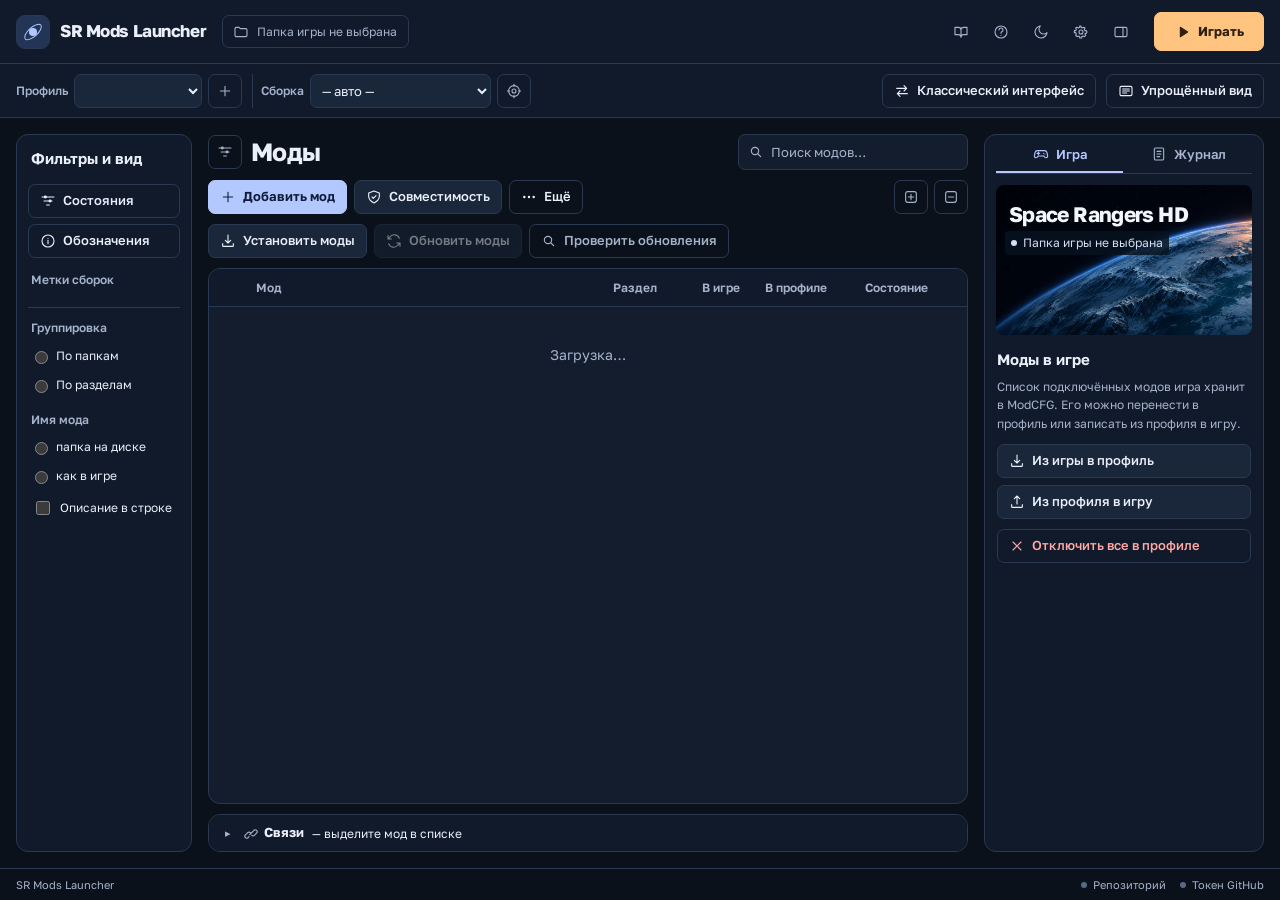
<file: webui/web/index.html>
<!DOCTYPE html>
<html lang="ru" data-theme="dark" data-interface="remaster">
<head>
<meta charset="UTF-8">
<meta name="viewport" content="width=device-width, initial-scale=1.0">
<title>SR Mods Launcher</title>
<link rel="stylesheet" href="shell.css">
<link rel="stylesheet" href="icons.css">
<link rel="stylesheet" href="style.css">
<link rel="stylesheet" href="classic.css">
</head>
<body>

  <header class="topbar">
    <div class="tr app-bar" id="appBar">
      <div class="logo"><span class="mark" aria-hidden="true"></span><span>SR Mods Launcher</span></div>
      <button class="game-path" type="button" id="gamePath" data-icon="folder" title="Папка, куда установлена игра. Нажмите, чтобы выбрать.">Папка игры не выбрана</button>
      <div class="spacer"></div>
      <div class="utilities">
        <button class="icon-btn busy-ok" id="tourBtn" data-icon="guide" title="Обучение — быстрый старт и подробный тур"></button>
        <button class="icon-btn busy-ok" id="helpBtn" data-icon="help" title="Справка"></button>
        <button class="icon-btn busy-ok" id="themeBtn" data-icon="moon" title="Светлая / тёмная тема"></button>
        <button class="icon-btn busy-ok" id="settingsBtn" data-icon="settings" title="Настройки"></button>
        <button class="icon-btn busy-ok" id="sideToggle" data-icon="sidebar" aria-controls="gameSidePanel" aria-expanded="true" aria-label="Свернуть панель «Игра / Журнал»" title="Свернуть панель «Игра / Журнал»"></button>
      </div>
      <button class="btn play" id="launchBtn" data-icon="play" title="Запустить Space Rangers HD" aria-live="polite">Играть</button>
    </div>
    <div class="tr tr2" id="contextBar">
      <div class="profile-control" id="profileControl">
        <label class="field" for="profileSel">Профиль</label>
        <select id="profileSel" title="Профиль — это сохранённый набор модов. Можно держать несколько и переключаться."></select>
        <button class="icon-btn" id="profileMenuBtn" data-icon="plus" title="Создать профиль и управлять списком"></button>
      </div>
      <div class="base-pick full-view-only" id="basePick" title="Базовая сборка — с какой сборкой сверяться при поиске обновлений. Оставьте «авто», если не уверены — определится сама по файлам в Mods. Кнопка 🎯 — определить прямо сейчас.">
        <label class="field" for="baseSel">Сборка</label>
        <select id="baseSel">
          <option value="">— авто —</option>
          <option value="universe">Universe (Community)</option>
          <option value="redux">ПБ «Свободная Бухта»</option>
          <option value="original">Original</option>
        </select>
        <button class="icon-btn" id="baseAutoBtn" data-icon="target" title="Определить базу прямо сейчас по файлам в папке Mods"></button>
      </div>
      <div class="spacer"></div>
      <button class="btn ghost busy-ok" id="interfaceBtn" data-icon="switch">Классический интерфейс</button>
      <button class="btn ghost busy-ok" id="simpleViewBtn" data-icon="list" aria-pressed="false" title="Переключить вид списка и панели инструментов"><span id="simpleViewLabel">Упрощённый вид</span></button>
    </div>
  </header>

  <div class="body">

    <!-- ЛЕВЫЙ РЕЛЬС: отображение + фильтры (скрываемый) -->
    <aside class="filter-rail full-view-only" id="filterRail" aria-labelledby="filtersTitle">
      <h2 class="rail-title" id="filtersTitle">Фильтры и вид</h2>
      <div class="fr-sec">
        <div class="pop-host">
          <button class="btn ghost" id="filterBtn" data-icon="filter" aria-controls="filterPop" aria-expanded="false" title="Показать только нужные состояния и подключения">Состояния <span class="fcount" id="filterCount"></span></button>
          <div class="popover hidden" id="filterPop">
            <div class="pop-sec">
              <div class="pop-head">Показывать состояния</div>
              <div id="stateChecks"></div>
              <div class="pop-row">
                <button class="mini" id="fAll">Все</button>
                <button class="mini" id="fNone">Снять все</button>
                <button class="mini" id="fImportant">Только важное</button>
              </div>
            </div>
            <div class="pop-sec">
              <div class="pop-head">Подключение</div>
              <label class="pop-chk"><input type="checkbox" id="fInGame"> только подключённые в игре</label>
              <label class="pop-chk"><input type="checkbox" id="fInProfile"> только входящие в профиль</label>
            </div>
            <div class="pop-sec">
              <div class="pop-head">Скрытые</div>
              <label class="pop-chk"><input type="checkbox" id="fShowHidden"> показывать скрытые моды <span class="sub" id="hiddenCnt"></span></label>
              <label class="pop-chk"><input type="checkbox" id="fOnlyHidden"> только скрытые</label>
            </div>
          </div>
        </div>
        <button class="btn ghost" id="legendBtn" data-icon="info" title="Что означают значки состояний">Обозначения</button>
      </div>
      <div class="fr-sec">
        <span class="fr-lbl">Метки сборок</span>
        <div class="camp-chips" id="campChips" title="Быстрый фильтр по метке сборки"></div>
      </div>
      <div class="fr-sec" id="tagSec" style="display:none">
        <span class="fr-lbl">Мои теги</span>
        <div class="camp-chips" id="tagChips" title="Быстрый фильтр по вашему тегу"></div>
      </div>
      <div class="fr-sec rail-view">
        <span class="fr-lbl" id="groupByLabel">Группировка</span>
        <div class="radio-group" id="viewSeg" role="group" aria-labelledby="groupByLabel">
          <label><input type="radio" name="viewMode" value="folder"> По папкам</label>
          <label><input type="radio" name="viewMode" value="section"> По разделам</label>
        </div>
      </div>
      <div class="fr-sec">
        <span class="fr-lbl" id="nameModeLabel">Имя мода</span>
        <div class="radio-group" id="nameSeg" role="group" aria-labelledby="nameModeLabel" title="Что показывать как имя мода: имя папки на диске или поле Name из ModuleInfo (как в самой игре)">
          <label><input type="radio" name="nameMode" value="folder"> папка на диске</label>
          <label><input type="radio" name="nameMode" value="module"> как в игре</label>
        </div>
        <label class="rail-chk" title="Показывать описание мода прямо в строке списка (иначе — только по значку ⓘ)"><input type="checkbox" id="railDescInList"> Описание в строке</label>
      </div>
    </aside>

    <!-- ОСНОВНАЯ КОЛОНКА -->
    <main class="main">
      <div class="workspace-heading">
        <button class="icon-btn rail-toggle busy-ok full-view-only" id="railToggle" data-icon="filter" aria-controls="filterRail" aria-expanded="true" title="Показать/скрыть панель фильтров и отображения"></button>
        <h1>Моды</h1>
        <span class="queue-lbl" id="queueLbl"></span>
        <div class="spacer"></div>
        <div class="search-wrap" data-icon="search">
          <input type="text" class="search" id="searchInp" aria-label="Поиск модов" placeholder="Поиск модов…">
          <button class="search-clear hidden" id="searchClear" data-icon="close" title="Очистить поиск" tabindex="-1"></button>
        </div>
      </div>

      <!-- онбординг-подсказка (показывается, когда не выбрана папка игры) -->
      <div class="hint" id="setupHint" style="display:none">
        <span class="hint-icon" data-icon="folder" aria-hidden="true"></span>
        <div class="txt"><b>Шаг 1 — укажите, где установлена игра.</b><br>
          Без этого лаунчер не знает, куда ставить моды. Нажмите кнопку справа и выберите папку Space Rangers HD.</div>
        <button class="btn primary" id="chooseGameBtn">Выбрать папку игры</button>
      </div>

      <!-- действия над списком -->
      <div class="toolbar actions-toolbar" id="actionsToolbar">
        <button class="btn primary" id="addBtn" data-icon="plus" title="Добавить мод, пак или целую сборку в этот профиль">Добавить мод</button>
        <button class="btn collapsible-action full-view-only" id="compatBtn" data-icon="shield" title="Проверить, всё ли совместимо: есть ли база, фиксы, конфликты">Совместимость</button>
        <button class="btn ghost" id="clearSelBtn" data-icon="close" title="Снять все галочки выбора" style="display:none">Снять выбор</button>
        <div class="more-wrap">
          <button class="btn ghost" id="moreBtn" data-icon="more" aria-controls="moreMenu" aria-expanded="false" title="Ещё действия">Ещё</button>
          <div class="more-menu hidden" id="moreMenu">
            <button class="mm-only-narrow full-view-only" id="moreCompat" data-icon="shield">Совместимость</button>
            <div class="mm-sep mm-only-narrow full-view-only"></div>
            <button class="full-view-only" id="campVariantsBtn" data-icon="layers" title="У модов, которые есть в нескольких сборках, выбрать версию одной сборки — вместо того, чтобы переключать каждый мод вручную">Версии модов — одной сборкой</button>
            <button class="full-view-only" id="restoreSkipBtn" data-icon="refresh" style="display:none" title="Вернуть в набор моды, убранные из добавленной сборки">Вернуть исключённые <span id="skipCnt"></span></button>
            <div class="mm-sep full-view-only"></div>
            <button class="danger" id="removeBtn" data-icon="trash" title="Убрать выбранное из профиля (файлы на диске не трогает)">Убрать из профиля</button>
            <button class="danger full-view-only" id="clearModsBtn" data-icon="trash" title="Удалить ВСЕ файлы из папки Mods игры (с подтверждением)">Очистить Mods</button>
          </div>
        </div>
        <div class="spacer"></div>
        <div class="tree-actions">
          <button class="icon-btn busy-ok" id="expandBtn" data-icon="expand" title="Развернуть все группы"></button>
          <button class="icon-btn busy-ok" id="collapseBtn" data-icon="collapse" title="Свернуть все группы"></button>
        </div>
      </div>

      <div class="mod-actions" id="modActions" role="group" aria-label="Установка и обновление" tabindex="-1">
        <button class="btn" id="installBtn" data-icon="download" title="Скачать и установить моды профиля. Если строки отмечены галочками, установить только отмеченные.">Установить моды</button>
        <button class="btn" id="mergeBtn" data-icon="refresh" title="Скачать найденные обновления и применить их с сохранением ваших правок." disabled>Обновить моды</button>
        <button class="btn ghost" id="refreshBtn" data-icon="search" title="Найти новые версии модов.">Проверить обновления</button>
      </div>

      <!-- легенда состояний (скрыта по умолчанию) -->
      <div class="legend hidden full-view-only" id="legendBar"></div>

      <!-- дерево -->
      <div class="tree-wrap">
        <div class="tree-head">
          <div>Мод</div>
          <div class="c" id="colDim" title="Папка мода на диске или раздел из описания мода (показывается то, по чему сейчас НЕ сгруппировано дерево)">Раздел</div>
          <div class="c help" title="✓ — мод сейчас подключён в самой игре (файл ModCFG)">В игре</div>
          <div class="c help" title="✓ — мод входит в этот профиль. Нажмите галочку, чтобы включить/выключить.">В профиле</div>
          <div class="c">Состояние</div>
        </div>
        <div class="tree-body" id="treeBody" role="tree" aria-label="Список модов" tabindex="-1">
          <div class="tree-empty">Загрузка…</div>
        </div>
      </div>

      <!-- второй список: связи ВЫДЕЛЕННОГО (активного) мода — те же колонки, что и у основного -->
      <div class="rel-wrap collapsed full-view-only" id="relWrap">
        <button class="rel-head" id="relHead" aria-controls="relBody" aria-expanded="false" title="Связи выделенного мода — свернуть/развернуть">
          <span class="rel-tw">▸</span>
          <span class="rel-title" data-icon="link">Связи</span>
          <span class="rel-sub sub" id="relSub">— выделите мод в списке</span>
        </button>
        <div class="rel-list">
          <div class="tree-head">
            <div>Мод</div>
            <div class="c">Раздел</div>
            <div class="c">В игре</div>
            <div class="c">В профиле</div>
            <div class="c">Состояние</div>
          </div>
          <div class="tree-body" id="relBody" role="tree" aria-label="Связи выделенного мода"></div>
        </div>
      </div>

      <!-- прогресс -->
      <div class="progress-card hidden" id="progressCard">
        <div class="progress-top">
          <span id="progText" role="status">Подготовка…</span>
          <span id="progRight"></span>
        </div>
        <div class="bar pulse" id="progBar" role="progressbar" aria-label="Ход операции"><i></i></div>
        <div class="progress-actions">
          <button class="btn ghost" id="pauseBtn" data-icon="pause" title="Приостановить скачивание, чтобы спокойно посмотреть настройки или найти мод. Продолжить — той же кнопкой.">Пауза</button>
          <button class="btn ghost danger" id="cancelBtn" data-icon="close">Отмена</button>
        </div>
      </div>

    </main>

    <!-- ПРАВАЯ ПАНЕЛЬ (вкладки Игра / Журнал) -->
    <aside class="side" id="gameSidePanel" aria-label="Игра / Журнал">
      <div class="side-tabs" role="group" aria-label="Игра / Журнал">
        <button class="side-tab on" id="tabGame" data-tab="game" data-icon="game" aria-pressed="true" aria-controls="paneGame">Игра</button>
        <button class="side-tab" id="tabLog" data-tab="log" data-icon="log" aria-pressed="false" aria-controls="paneLog">Журнал</button>
      </div>

      <!-- вкладка «Игра»: синхронизация профиля с игрой -->
      <div class="side-pane" id="paneGame">
        <div class="game-banner">
          <h2>Space Rangers HD</h2>
          <span class="game-status" id="gameCardStatus" role="status">Папка игры не выбрана</span>
        </div>
        <section class="sync-card" aria-labelledby="syncTitle">
          <h2 id="syncTitle">Моды в игре</h2>
          <p>Список подключённых модов игра хранит в ModCFG. Его можно перенести в профиль или записать из профиля в игру.</p>
          <button class="btn" id="modcfgReadBtn" data-icon="download" title="Взять список подключённых модов из игры и записать в текущий профиль">Из игры в профиль</button>
          <button class="btn" id="modcfgWriteBtn" data-icon="upload" title="Подключить в игре ровно те моды, что отмечены в профиле">Из профиля в игру</button>
          <button class="btn ghost danger" id="disableAllBtn" data-icon="close" title="Снять все галочки «в профиле» — отключить все моды в профиле. В самой игре подключение не изменится, пока не нажмёте «Записать профиль в игру».">Отключить все в профиле</button>
        </section>
      </div>

      <!-- вкладка «Журнал» -->
      <div class="side-pane hidden" id="paneLog">
        <div class="log-head">
          <label class="check log-verbose"><input type="checkbox" id="verboseChk"> Подробный лог</label>
          <span class="spacer"></span>
          <button class="icon-btn busy-ok" id="saveLogBtn" data-icon="download" title="Сохранить журнал в файл"></button>
          <button class="icon-btn busy-ok" id="clearLogBtn" data-icon="trash" title="Очистить журнал"></button>
        </div>
        <div class="log" id="logBox" role="log" aria-label="Журнал" aria-live="off" tabindex="0"></div>
      </div>
    </aside>
  </div>
  <footer class="statusbar">
    <button id="verBadge" type="button" title="Настройки">SR Mods Launcher</button>
    <span class="spacer"></span>
    <span class="statusbar-item" id="repoStatus"><span class="dot" id="repoDot"></span><span>Репозиторий</span></span>
    <span class="statusbar-item" id="tokenStatus"><span class="dot" id="tokenDot"></span><span>Токен GitHub</span></span>
  </footer>

  <!-- МОДАЛКА: настройки -->
  <div class="overlay hidden" id="settingsOverlay">
    <div class="modal settings-modal" role="dialog" aria-modal="true" aria-labelledby="settingsTitle">
      <h2 id="settingsTitle">Настройки</h2>
      <div class="m-body">
        <div class="m-row">
          <label for="setLanguage">Язык / Language</label>
          <select id="setLanguage" data-i18n-skip>
            <option value="ru">Русский</option>
            <option value="en">English</option>
          </select>
        </div>
        <div class="m-row">
          <label for="setGamePath">Папка игры <span class="help-q" role="button" tabindex="0" title="Туда, где лежит Rangers.exe. Моды ставятся в подпапку Mods.">?</span></label>
          <div style="display:flex;gap:8px">
            <input id="setGamePath" style="flex:1" placeholder="например, D:\Steam\...\Space Rangers HD A War Apart">
            <button class="btn" id="setBrowseBtn">Обзор…</button>
          </div>
        </div>
        <div class="m-row">
          <label>Версия лаунчера <span class="help-q" role="button" tabindex="0" title="Проверить, не вышла ли новая версия лаунчера (сравнивает с релизом в репозитории).">?</span></label>
          <div style="display:flex;gap:8px;align-items:center">
            <button class="btn" id="setUpdateBtn" data-icon="refresh" type="button">Проверить обновление</button>
            <span id="setUpdateStatus" class="sub" style="margin:0"></span>
          </div>
        </div>
        <div class="m-row">
          <label>Обновление модов <span class="help-q" role="button" tabindex="0" title="Тихий режим (по умолчанию): бесконфликтные обновления применяются автоматически, без окна — только итог-уведомление. Окно всплывает, лишь когда нужно ваше решение. Включите галочку, если хотите видеть план перед каждым обновлением.&#10;&#10;Отдельный мод можно вовсе исключить из обновлений: ПКМ по строке → «🔒 Не обновлять».">?</span></label>
          <label class="check"><input type="checkbox" id="setAlwaysPlan"> Всегда показывать план перед обновлением</label>
          <label class="check"><input type="checkbox" id="setFreezeHidden"> Скрытые моды не обновлять (как 🔒)</label>
        </div>
        <div class="m-row m-row-wide">
          <label>Внешний вид <span class="help-q" role="button" tabindex="0" title="Если мелко или бледно. Размер текста — только шрифты (раскладка компактная). Масштаб — весь интерфейс. Контраст — разница текста с фоном. Поверх тёмной/светлой темы (🌙/☀). Значок ↺ — сброс параметра.">?</span></label>
          <div class="step-grid">
            <div class="step-row">
              <span class="step-lab">Размер текста</span>
              <button class="step-btn" id="setTextMinus" type="button" title="Мельче">−</button>
              <span class="step-val" id="setTextVal">100%</span>
              <button class="step-btn" id="setTextPlus" type="button" title="Крупнее">＋</button>
              <button class="step-reset" id="setTextReset" type="button" title="Сбросить размер текста">↺</button>
            </div>
            <div class="step-row">
              <span class="step-lab">Масштаб</span>
              <button class="step-btn" id="setScaleMinus" type="button" title="Уменьшить">−</button>
              <span class="step-val" id="setScaleVal">100%</span>
              <button class="step-btn" id="setScalePlus" type="button" title="Увеличить">＋</button>
              <button class="step-reset" id="setScaleReset" type="button" title="Сбросить масштаб">↺</button>
            </div>
            <div class="step-row">
              <span class="step-lab">Контраст</span>
              <button class="step-btn" id="setContrastMinus" type="button" title="Слабее">−</button>
              <span class="step-val" id="setContrastVal">обычный</span>
              <button class="step-btn" id="setContrastPlus" type="button" title="Сильнее">＋</button>
              <button class="step-reset" id="setContrastReset" type="button" title="Сбросить контраст">↺</button>
            </div>
          </div>
        </div>
        <details>
          <summary>Дополнительно (база, репозиторий и токен) — обычно менять не нужно</summary>
          <div class="adv-grid">
          <div class="m-row">
            <label>База профиля (необязательно)</label>
            <div class="sub">То же, что селектор «Сборка» в панели над списком. Определяет базовую сборку, относительно
              которой идёт <b>проверка обновлений</b>. «Авто» — определить по файлам в Mods (кнопка 🎯 в панели).</div>
            <select id="setBase">
              <option value="">— авто (по диску) —</option>
              <option value="universe">Space Rangers Universe (Community)</option>
              <option value="redux">ПБ «Свободная Бухта»</option>
              <option value="original">Original</option>
            </select>
          </div>
          <div class="m-row">
            <label>Порядок проверки обновлений</label>
            <div class="sub">Если установлены моды из нескольких сборок — добавьте их сюда. Обновление каждого мода
              проверяется по <b>первой</b> сборке списка, где мод есть (один раз). Строка 1 — базовая сборка.</div>
            <div id="setOrdList" class="ord-list"></div>
            <div class="ord-add"><select id="setOrdAdd"></select><button class="mini" id="setOrdAddBtn">➕ Добавить сборку</button></div>
          </div>
          <div class="m-row">
            <label>Репозиторий</label>
            <input id="setRepo" placeholder="ArtYudin89/sr-mods-aggregator">
          </div>
          <div class="m-row">
            <label>GitHub-токен</label>
            <div class="sub">Нужен только для приватного репозитория. Оставьте пустым, если не знаете, что это.</div>
            <input id="setToken" type="password" placeholder="оставьте пустым, если не требуется">
          </div>
          <div class="m-row">
            <label>Дополнительные репозитории (форки)</label>
            <div class="sub">Накладываются <b>поверх</b> основного по приоритету (верхний — выше). Форк может
              заменить или добавить отдельные файлы мода; моды, которых нет в основном репозитории, не ставятся.</div>
            <div id="forkList"></div>
            <div style="display:flex;gap:8px;margin-top:6px">
              <input id="forkRepo" style="flex:1" placeholder="owner/repo — дополнительный репозиторий-агрегатор">
              <input id="forkToken" type="password" style="width:150px" placeholder="токен (если приватный)">
              <button class="btn" id="forkAddBtn" type="button">Добавить</button>
            </div>
          </div>
          </div>
        </details>
      </div>
      <div class="m-foot">
        <button class="btn ghost" id="setCancelBtn">Отмена</button>
        <button class="btn primary" id="setSaveBtn">Сохранить</button>
      </div>
    </div>
  </div>

  <!-- МОДАЛКА: подтверждение -->
  <div class="overlay hidden" id="confirmOverlay">
    <div class="modal" role="dialog" aria-modal="true" aria-labelledby="confirmTitle">
      <h2 id="confirmTitle">Подтверждение</h2>
      <div class="m-body" id="confirmBody"></div>
      <div class="m-foot">
        <button class="btn ghost" id="confirmCancel">Отмена</button>
        <button class="btn primary" id="confirmOk">Продолжить</button>
      </div>
    </div>
  </div>

  <!-- МОДАЛКА: ввод тегов / заметки -->
  <div class="overlay hidden" id="promptOverlay">
    <div class="modal" role="dialog" aria-modal="true" aria-labelledby="promptTitle">
      <h2 id="promptTitle">Ввод</h2>
      <div class="m-body">
        <div class="sub" id="promptHint" style="margin-bottom:6px"></div>
        <input id="promptInput" style="width:100%;display:none">
        <textarea id="promptArea" rows="4" style="width:100%;display:none"></textarea>
        <div id="promptChips" class="prompt-chips" style="display:none;margin-top:8px"></div>
      </div>
      <div class="m-foot">
        <button class="btn ghost" id="promptCancel">Отмена</button>
        <button class="btn primary" id="promptOk">Сохранить</button>
      </div>
    </div>
  </div>

  <!-- МОДАЛКА: новый профиль -->
  <div class="overlay hidden" id="profileOverlay">
    <div class="modal profile-modal" role="dialog" aria-modal="true" aria-labelledby="profileTitle">
      <h2 id="profileTitle">Профили модов</h2>
      <div class="m-body">
        <div class="m-row">
          <label>Ваши профили</label>
          <div class="sub">Нажмите на профиль, чтобы переключиться (текущий отмечен). Окно остаётся открытым.</div>
          <div id="profList"></div>
        </div>
        <div class="m-row">
          <label>Пресеты — быстрый старт</label>
          <div class="sub">Добавить в текущий профиль все моды из одной сборки. Затем нажмите «Установить моды».</div>
          <div class="preset-row" id="presetRow"></div>
        </div>
        <div class="m-row">
          <label>Создать новый профиль</label>
          <div class="sub">Профиль — это переносимый набор: база + список модов. Можно отдать другому игроку.</div>
          <div style="display:flex;gap:8px">
            <input id="newProfName" style="flex:1" placeholder="название, например «Мой профиль»">
            <button class="btn primary" id="createProfBtn">Создать</button>
          </div>
        </div>
      </div>
      <div class="m-foot">
        <button class="btn" id="importProfBtn" data-icon="upload" title="Загрузить профиль из файла .json (например, присланный другим игроком)">Загрузить профиль</button>
        <button class="btn" id="openProfilesBtn" data-icon="folder" title="Открыть в проводнике папку с файлами профилей — чтобы забрать готовый профиль или положить присланный">Папка профилей</button>
        <span class="spacer"></span>
        <button class="btn" id="profCloseBtn">Закрыть</button>
      </div>
    </div>
  </div>

  <!-- МОДАЛКА: добавить мод -->
  <div class="overlay hidden" id="addOverlay">
    <div class="modal add-modal" role="dialog" aria-modal="true" aria-labelledby="addTitle">
      <h2 id="addTitle">Добавить в профиль</h2>
      <div class="m-body">
        <div class="seg" id="addModeSeg" role="group" aria-labelledby="addTitle">
          <button data-amode="quick" data-icon="layers" aria-pressed="true" class="on">Быстрый старт</button>
          <button data-amode="search" data-icon="search" aria-pressed="false">По названию</button>
          <button data-amode="src" data-icon="folder" aria-pressed="false">Сборка → Пак → Мод</button>
          <button data-amode="fork" data-icon="link" aria-pressed="false">По ссылке</button>
        </div>

        <div id="addQuick">
          <div class="m-row">
            <label>Сборка целиком</label>
            <div class="sub">Добавьте движок и моды этой сборки в профиль. Затем нажмите «Установить моды».</div>
            <div class="camp-picks" id="quickCamps"><div class="sub">Загрузка списка сборок…</div></div>
          </div>
          <label class="q-base"><input type="checkbox" id="quickWithBase" checked>
            <span>добавить движок сборки — нужен, если игра ещё без модов</span></label>
        </div>

        <div id="addSearch">
          <div class="m-row">
            <label for="addSearchInp">Поиск мода по названию</label>
            <div class="sub">Любая сборка сразу. У каждого мода — метка сборки.</div>
            <input id="addSearchInp" placeholder="начните вводить название мода…">
          </div>
          <div id="addSearchList" class="add-list"></div>
        </div>

        <div id="addSrc" style="display:none">
          <div class="m-row">
            <label for="addCamp">Сборка</label>
            <div class="sub">Какую ветку модов берём. Движок можно поставить только от одной сборки, моды — из любых.</div>
            <select id="addCamp"><option value="">— выберите сборку —</option></select>
          </div>
          <div class="m-row">
            <label for="addPack">Пак</label>
            <div class="sub">«Вся сборка» — движок и все её моды. Отдельно: «Базовые файлы игры» — только движок (Rangers.exe, DATA, CFG + фиксы к базе), «Все моды сборки» — только моды. Иначе выберите конкретный пак.</div>
            <select id="addPack" disabled></select>
          </div>
          <div class="m-row">
            <label for="addMod">Мод</label>
            <div class="sub">«Весь пак» — добавить пак целиком. Иначе — один мод из пака.</div>
            <select id="addMod" disabled></select>
          </div>
        </div>

        <div id="addFork" style="display:none">
          <div class="m-row">
            <label for="addUrl">Ссылка на дескриптор</label>
            <div class="sub">Прямая ссылка на файл &lt;id&gt;.json форка мода (GitHub/HF).</div>
            <input id="addUrl" placeholder="https://.../MyMod.json">
          </div>
        </div>
        <div class="sub" id="addStatus" role="status"></div>
      </div>
      <div class="m-foot">
        <button class="btn ghost" id="addCancelBtn">Отмена</button>
        <button class="btn primary" id="addOkBtn">Добавить</button>
      </div>
    </div>
  </div>

  <!-- МОДАЛКА: обновление (превью + конфликты) -->
  <div class="overlay hidden" id="mergeOverlay">
    <div class="modal info-modal" role="dialog" aria-modal="true" aria-labelledby="mergeTitle">
      <h2 id="mergeTitle">Обновление мода</h2>
      <div class="m-body">
        <div id="mergeHead"></div>
        <div id="mergeConflicts"></div>
        <div id="mergeGroups"></div>
      </div>
      <div class="m-foot">
        <label id="mergeRememberWrap" style="margin-right:auto;display:flex;align-items:center;gap:6px;font-size:12.5px;color:var(--muted)"
               title="Применять выбранные решения по типам конфликтов ко всем оставшимся модам этого обновления, не спрашивая по каждому">
          <input type="checkbox" id="mergeRemember"> Запомнить решения для остальных модов
        </label>
        <button class="btn ghost" id="mergeFreezeBtn" data-icon="lock" title="Пропустить и больше не предлагать обновлять этот мод (пометка 🔒 — снимается в контекстном меню строки)">Больше не предлагать</button>
        <button class="btn ghost" id="mergeSkipBtn" title="Не применять — перейти к следующему / закончить">Пропустить</button>
        <button class="btn primary" id="mergeApplyBtn">Применить</button>
      </div>
    </div>
  </div>

  <!-- МОДАЛКА: план обновления (только просмотр, из ПКМ) -->
  <div class="overlay hidden" id="planOverlay">
    <div class="modal plan-modal" role="dialog" aria-modal="true" aria-labelledby="planTitle">
      <h2 id="planTitle" title="Потяните за заголовок, чтобы переместить окно; за правый нижний угол — изменить размер">План обновления</h2>
      <div class="m-body">
        <div id="planHead"></div>
        <div id="planBody"></div>
      </div>
      <div class="m-foot">
        <span class="sub" style="margin-right:auto" id="planLegend"></span>
        <label class="check" id="planBytesWrap" style="margin:0 6px 0 0;font-size:12px;color:var(--muted);white-space:nowrap"
               title="Показывать размеры точно в байтах вместо КБ/МБ"><input type="checkbox" id="planBytes"> в байтах</label>
        <button class="btn ghost" id="planUpdateBtn" data-icon="refresh" title="Скачать и применить это обновление, сохранив ваши правки">Обновить</button>
        <button class="btn primary" id="planCloseBtn">Закрыть</button>
      </div>
    </div>
  </div>

  <!-- МОДАЛКА: проверка совместимости -->
  <div class="overlay hidden" id="compatOverlay">
    <div class="modal info-modal" role="dialog" aria-modal="true" aria-labelledby="compatTitle">
      <h2 id="compatTitle">Совместимость профиля</h2>
      <div class="m-body" id="compatBody"></div>
      <div class="m-foot">
        <button class="btn primary" id="compatCloseBtn">Закрыть</button>
      </div>
    </div>
  </div>


  <!-- контекстное меню (ПКМ по моду) -->
  <div class="ctx-menu hidden" id="ctxMenu">
    <button id="ctxOpenMod" data-icon="folder">Открыть папку мода</button>
    <button id="ctxOpenMods" data-icon="folder">Открыть папку Mods</button>
    <div class="mm-sep"></div>
    <button id="ctxHide" data-icon="hidden">Скрыть из списка</button>
    <button id="ctxFreeze" data-icon="lock" title="Сохранять эту версию мода при проверке и установке обновлений.">Не обновлять</button>
    <button id="ctxTags" data-icon="layers">Теги…</button>
    <button id="ctxNote" data-icon="note">Заметка…</button>
    <div class="mm-sep" id="ctxPlanSep"></div>
    <button id="ctxPlan" data-icon="log">Посмотреть план обновления</button>
    <div class="mm-sep"></div>
    <button id="ctxRemoveOne" data-icon="trash">Убрать из профиля (эту строку)</button>
    <button id="ctxCancelAdd" data-icon="close">Отменить добавление (всё)</button>
  </div>

  <!-- контекстное меню журнала (ПКМ по журналу) -->
  <div class="ctx-menu hidden" id="logCtxMenu">
    <button id="logCtxSelectAll" data-icon="list">Выделить всё</button>
    <button id="logCtxCopy" data-icon="note">Скопировать</button>
    <button id="logCtxSave" data-icon="download">Сохранить в файл…</button>
    <button id="logCtxClear" data-icon="trash">Очистить журнал</button>
  </div>

  <!-- МОДАЛКА: справка -->
  <div class="overlay hidden" id="helpOverlay">
    <div class="modal help-modal" role="dialog" aria-modal="true" aria-labelledby="helpTitle">
      <h2 id="helpTitle">Справка</h2>
      <div class="m-body">
        <div class="help-list">
          <section class="help-item">
            <div><h3>Папка игры</h3><p>Нажмите на путь к игре в шапке и выберите папку с Rangers.exe.</p></div>
            <button class="btn" data-help-target="gamePath">Выбрать папку игры</button>
          </section>
          <section class="help-item">
            <div><h3>Профили модов</h3><p>Откройте управление профилями кнопкой с плюсом рядом со списком «Профиль».</p></div>
            <button class="btn" data-help-target="profileMenuBtn">Открыть профили</button>
          </section>
          <section class="help-item">
            <div><h3>Добавить в профиль</h3><p>Нажмите «Добавить мод» над списком. В открывшемся окне найдите мод или выберите целую сборку.</p></div>
            <button class="btn" id="helpOpenAdd" data-help-target="addBtn">Открыть добавление</button>
          </section>
          <section class="help-item">
            <div><h3>Установка и обновление</h3><p>«Установить моды» скачивает моды из профиля. Для обновления сначала нажмите «Проверить обновления», затем «Обновить моды».</p></div>
            <button class="btn" data-help-target="modActions" data-help-focus>Показать кнопки</button>
          </section>
          <section class="help-item">
            <div><h3>Базовая сборка</h3><p>Задайте сборку для проверки обновлений. «Авто» определяет её по файлам в папке Mods.</p></div>
            <button class="btn" data-help-target="settingsBtn">Открыть настройки</button>
          </section>
          <section class="help-item">
            <div><h3>Запуск игры</h3><p>Нажмите «Играть» в правом верхнем углу. Вкладка «Игра» позволяет перенести список подключённых модов между профилем и игрой.</p></div>
          </section>
        </div>
      </div>
      <div class="m-foot">
        <button class="btn" id="helpTourBtn" data-icon="guide" title="Показать обучающий тур по интерфейсу">Пройти обучение</button>
        <button class="btn" id="helpGitBtn" data-icon="link" title="Открыть полную инструкцию в браузере">Полная справка на GitHub</button>
        <span class="spacer"></span>
        <button class="btn primary" id="helpCloseBtn">Закрыть</button>
      </div>
    </div>
  </div>

  <!-- ПЕРВЫЙ ЗАПУСК: настройка читаемости ДО обучающего тура (новичок с нечитаемым
       текстом не сможет прочитать сам тур из 17 шагов) -->
  <div class="overlay hidden" id="firstRunOverlay">
    <div class="modal info-modal" role="dialog" aria-modal="true" aria-labelledby="firstRunTitle">
      <div class="game-banner first-run-banner"><h2 id="firstRunTitle">Добро пожаловать</h2></div>
      <div class="m-body">
        <div class="note" style="border-left-color:var(--accent)">
          Настройте размер текста, масштаб и контраст. Позже их можно изменить в настройках.
        </div>
        <div class="step-grid" style="margin-top:12px">
          <div class="step-row">
            <span class="step-lab">Размер текста</span>
            <button class="step-btn" id="frTextMinus" type="button" title="Мельче">−</button>
            <span class="step-val" id="frTextVal">100%</span>
            <button class="step-btn" id="frTextPlus" type="button" title="Крупнее">＋</button>
            <button class="step-reset" id="frTextReset" type="button" title="Сбросить размер текста">↺</button>
          </div>
          <div class="step-row">
            <span class="step-lab">Масштаб</span>
            <button class="step-btn" id="frScaleMinus" type="button" title="Уменьшить">−</button>
            <span class="step-val" id="frScaleVal">100%</span>
            <button class="step-btn" id="frScalePlus" type="button" title="Увеличить">＋</button>
            <button class="step-reset" id="frScaleReset" type="button" title="Сбросить масштаб">↺</button>
          </div>
          <div class="step-row">
            <span class="step-lab">Контраст</span>
            <button class="step-btn" id="frContrastMinus" type="button" title="Слабее">−</button>
            <span class="step-val" id="frContrastVal">обычный</span>
            <button class="step-btn" id="frContrastPlus" type="button" title="Сильнее">＋</button>
            <button class="step-reset" id="frContrastReset" type="button" title="Сбросить контраст">↺</button>
          </div>
        </div>
      </div>
      <div class="m-foot">
        <button class="btn ghost" id="frSkipBtn" title="Пропустить настройку и обучение">Пропустить обучение</button>
        <span class="spacer"></span>
        <button class="btn primary" id="frContinueBtn" title="Перейти к обучающему туру">Продолжить → обучение</button>
      </div>
    </div>
  </div>

  <div class="overlay hidden" id="trainingOverlay">
    <div class="modal" role="dialog" aria-modal="true" aria-labelledby="trainingTitle">
      <div class="m-head"><h2 id="trainingTitle">Как начать играть</h2></div>
      <div class="m-body">
        <p>Короткий маршрут: выбрать игру и сборку, скачать моды и запустить игру.</p>
        <button class="btn primary" id="trainingBasic">Быстрый старт — 5 шагов</button>
        <p>Все возможности лаунчера: профили, отдельные моды, обновления и настройки.</p>
        <button class="btn" id="trainingFull">Подробный тур — 17 шагов</button>
      </div>
      <div class="m-foot"><button class="btn" id="trainingClose">Закрыть</button></div>
    </div>
  </div>

  <!-- ОБУЧЕНИЕ: подсветка элемента + подсказка-стэппер -->
  <div class="tour hidden" id="tourOverlay">
    <div class="tour-hi" id="tourHi"></div>
    <div class="tour-tip" id="tourTip" role="dialog" aria-live="polite">
      <div class="tour-tip-title" id="tourTipTitle"></div>
      <div class="tour-tip-text" id="tourTipText"></div>
      <div class="tour-tip-foot">
        <span class="tour-step" id="tourStep"></span>
        <span class="spacer"></span>
        <button class="btn ghost" id="tourSkip">Пропустить</button>
        <button class="btn" id="tourPrev">← Назад</button>
        <button class="btn primary" id="tourNext">Далее →</button>
      </div>
    </div>
  </div>

  <div class="toast-wrap" id="toastWrap"></div>

  <script src="en.js"></script>
  <script src="i18n.js"></script>
  <script src="app.js"></script>
</body>
</html>
</file>
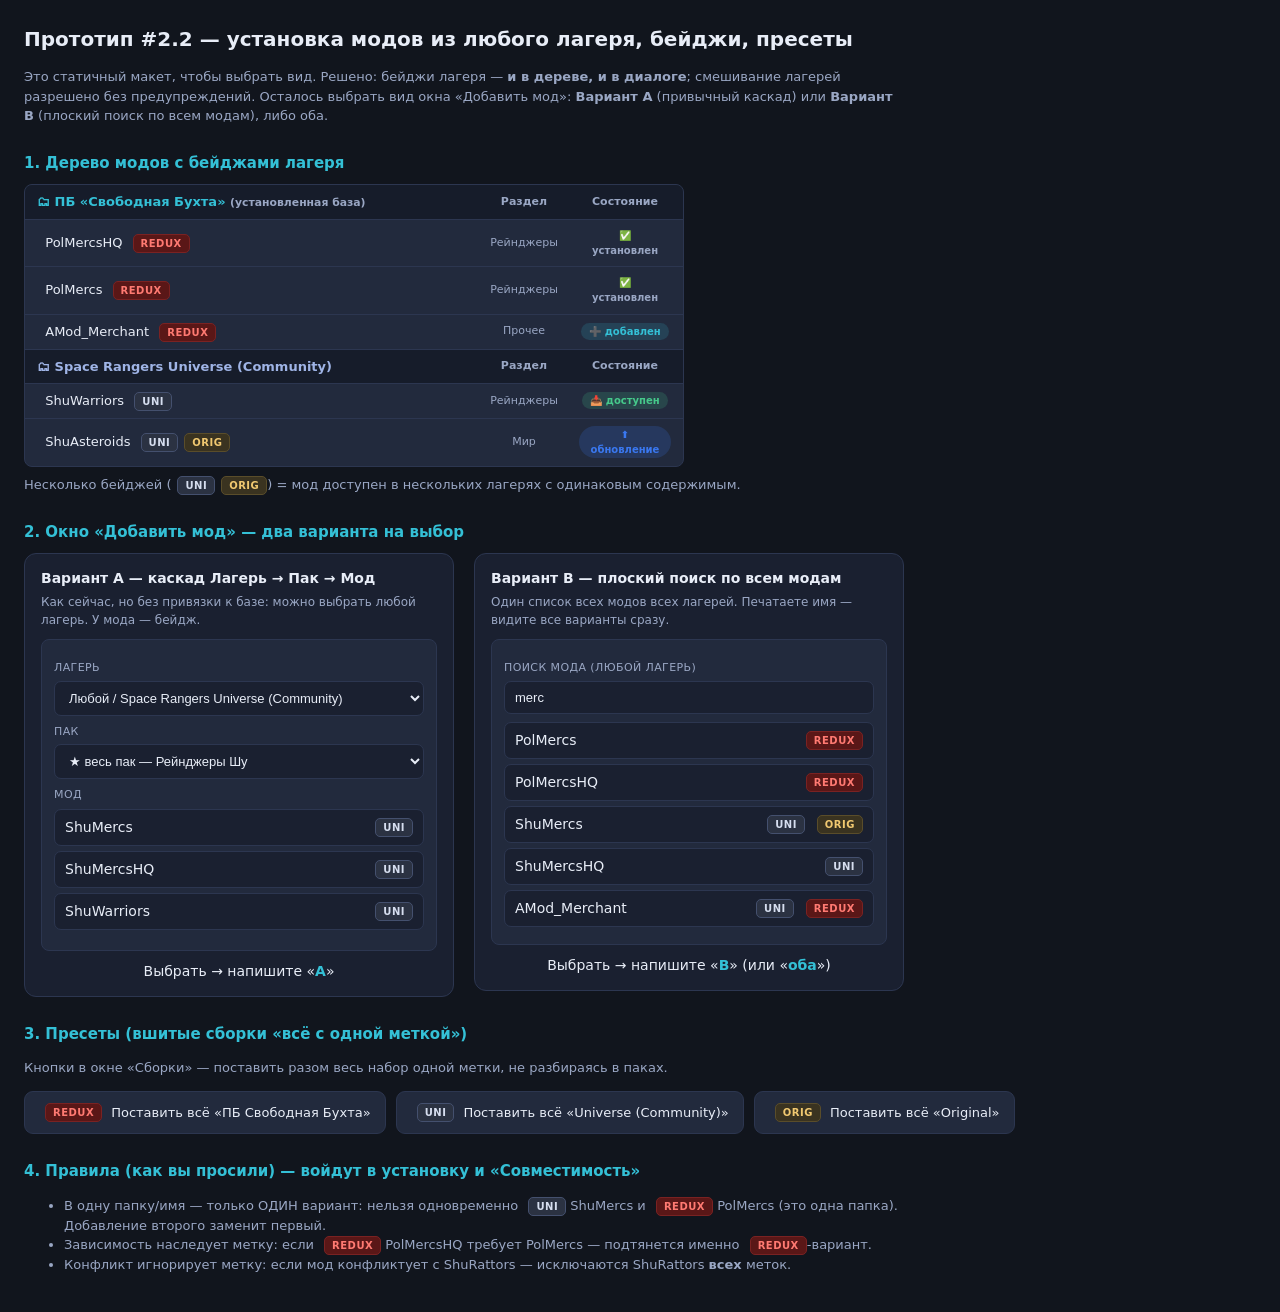
<file: webui/proto_2_2.html>
<!DOCTYPE html>
<html lang="ru" data-theme="dark">
<head>
<meta charset="UTF-8">
<title>Прототип #2.2 — кросс-лагерные моды, бейджи, пресеты</title>
<style>
:root{--bg:#11151d;--panel:#1a2030;--panel-2:#222a3d;--line:#2c3650;--fg:#e8edf7;
  --muted:#9aa7c4;--accent:#34c0d6;--accent-fg:#06222a;--accent-2:#3a78f0;--ok:#46c98b;
  --warn:#f0b54a;--danger:#f0635a;--chip:#283149;--row-hover:#1e2538;--row-sel:#23314f;--head:#161c2a;}
*{box-sizing:border-box;}
body{margin:0;background:var(--bg);color:var(--fg);font-family:"Segoe UI",system-ui,sans-serif;
  font-size:14px;padding:24px;line-height:1.5;}
h1{font-size:20px;margin:0 0 4px;} h2{font-size:15px;color:var(--accent);margin:26px 0 10px;}
.note{color:var(--muted);font-size:13px;max-width:880px;}
.wrap{display:flex;gap:20px;flex-wrap:wrap;align-items:flex-start;}
.card{background:var(--panel);border:1px solid var(--line);border-radius:12px;padding:14px 16px;width:430px;}
.card h3{margin:0 0 4px;font-size:14px;} .card .sub{color:var(--muted);font-size:12px;margin-bottom:10px;}
.pick{margin-top:10px;text-align:center;}
.pick b{color:var(--accent);}
/* бейджи лагеря (метки), как UNI/REDUX на вики */
.lbl{display:inline-block;padding:1px 7px;border-radius:5px;font-size:10px;font-weight:800;
  letter-spacing:.5px;vertical-align:middle;margin-left:6px;}
.l-uni{background:#2b3242;color:#d6deef;border:1px solid #44506e;}
.l-redux{background:#5a1717;color:#ff7a72;border:1px solid #7a2222;}
.l-orig{background:#3a3320;color:#f0c870;border:1px solid #5a4d2a;}
/* дерево */
.tree{background:var(--panel-2);border:1px solid var(--line);border-radius:8px;overflow:hidden;}
.trow{display:grid;grid-template-columns:1fr 110px 92px;align-items:center;padding:7px 12px;border-bottom:1px solid var(--line);font-size:13px;}
.trow:last-child{border-bottom:none;}
.trow.grp{font-weight:600;color:var(--accent);background:var(--head);}
.trow.grp.uni{color:#9fb4e6;} .trow .c{text-align:center;color:var(--muted);font-size:11px;}
.badge{display:inline-block;padding:1px 8px;border-radius:999px;font-size:10px;font-weight:600;}
.b-ok{color:var(--muted);} .b-upd{background:rgba(58,120,240,.18);color:var(--accent-2);}
.b-avail{background:rgba(70,201,139,.18);color:var(--ok);} .b-queued{background:rgba(52,192,214,.16);color:var(--accent);}
/* диалоги */
.dlg{background:var(--panel-2);border:1px solid var(--line);border-radius:8px;padding:12px;}
.field{margin:8px 0;} .field label{display:block;font-size:11px;text-transform:uppercase;color:var(--muted);letter-spacing:.4px;margin-bottom:4px;}
.field select,.field input{width:100%;background:var(--panel);border:1px solid var(--line);border-radius:7px;padding:8px 10px;color:var(--fg);font-size:13px;}
.opt{display:flex;align-items:center;gap:6px;padding:7px 10px;border:1px solid var(--line);border-radius:7px;margin:5px 0;background:var(--panel);cursor:pointer;}
.opt:hover{border-color:var(--accent-2);} .opt .nm{flex:1;}
.seg{display:inline-flex;background:var(--panel);border:1px solid var(--line);border-radius:8px;overflow:hidden;margin-bottom:8px;}
.seg button{background:transparent;color:var(--muted);border:none;padding:6px 14px;font-size:12.5px;cursor:pointer;font-family:inherit;}
.seg button.on{background:var(--accent);color:var(--accent-fg);font-weight:600;}
/* пресеты */
.preset{display:flex;gap:10px;flex-wrap:wrap;}
.pbtn{background:var(--panel-2);border:1px solid var(--line);border-radius:9px;padding:11px 14px;cursor:pointer;
  display:flex;align-items:center;gap:9px;font-size:13px;color:var(--fg);}
.pbtn:hover{border-color:var(--accent);}
.hide{display:none;}
small.k{color:var(--muted);}
</style>
</head>
<body>
  <h1>Прототип #2.2 — установка модов из любого лагеря, бейджи, пресеты</h1>
  <p class="note">Это статичный макет, чтобы выбрать вид. Решено: бейджи лагеря — <b>и в дереве, и в диалоге</b>;
  смешивание лагерей разрешено без предупреждений. Осталось выбрать вид окна «Добавить мод»:
  <b>Вариант A</b> (привычный каскад) или <b>Вариант B</b> (плоский поиск по всем модам), либо оба.</p>

  <h2>1. Дерево модов с бейджами лагеря</h2>
  <div class="tree" style="max-width:660px">
    <div class="trow grp"><div>🗂 ПБ «Свободная Бухта» <small class="k">(установленная база)</small></div><div class="c">Раздел</div><div class="c">Состояние</div></div>
    <div class="trow"><div>&nbsp;&nbsp;PolMercsHQ <span class="lbl l-redux">REDUX</span></div><div class="c">Рейнджеры</div><div class="c"><span class="badge b-ok">✅ установлен</span></div></div>
    <div class="trow"><div>&nbsp;&nbsp;PolMercs <span class="lbl l-redux">REDUX</span></div><div class="c">Рейнджеры</div><div class="c"><span class="badge b-ok">✅ установлен</span></div></div>
    <div class="trow"><div>&nbsp;&nbsp;AMod_Merchant <span class="lbl l-redux">REDUX</span></div><div class="c">Прочее</div><div class="c"><span class="badge b-queued">➕ добавлен</span></div></div>
    <div class="trow grp uni"><div>🗂 Space Rangers Universe (Community)</div><div class="c">Раздел</div><div class="c">Состояние</div></div>
    <div class="trow"><div>&nbsp;&nbsp;ShuWarriors <span class="lbl l-uni">UNI</span></div><div class="c">Рейнджеры</div><div class="c"><span class="badge b-avail">📥 доступен</span></div></div>
    <div class="trow"><div>&nbsp;&nbsp;ShuAsteroids <span class="lbl l-uni">UNI</span><span class="lbl l-orig">ORIG</span></div><div class="c">Мир</div><div class="c"><span class="badge b-upd">⬆ обновление</span></div></div>
  </div>
  <p class="note" style="margin-top:8px">Несколько бейджей (<span class="lbl l-uni">UNI</span><span class="lbl l-orig">ORIG</span>) = мод доступен в нескольких лагерях с одинаковым содержимым.</p>

  <h2>2. Окно «Добавить мод» — два варианта на выбор</h2>
  <div class="wrap">

    <div class="card">
      <h3>Вариант A — каскад Лагерь → Пак → Мод</h3>
      <div class="sub">Как сейчас, но без привязки к базе: можно выбрать любой лагерь. У мода — бейдж.</div>
      <div class="dlg">
        <div class="field"><label>Лагерь</label>
          <select><option>Любой / Space Rangers Universe (Community)</option><option>ПБ «Свободная Бухта»</option><option>Original</option></select></div>
        <div class="field"><label>Пак</label><select><option>★ весь пак — Рейнджеры Шу</option></select></div>
        <div class="field"><label>Мод</label>
          <div class="opt"><span class="nm">ShuMercs</span><span class="lbl l-uni">UNI</span></div>
          <div class="opt"><span class="nm">ShuMercsHQ</span><span class="lbl l-uni">UNI</span></div>
          <div class="opt"><span class="nm">ShuWarriors</span><span class="lbl l-uni">UNI</span></div>
        </div>
      </div>
      <div class="pick">Выбрать → напишите «<b>A</b>»</div>
    </div>

    <div class="card">
      <h3>Вариант B — плоский поиск по всем модам</h3>
      <div class="sub">Один список всех модов всех лагерей. Печатаете имя — видите все варианты сразу.</div>
      <div class="dlg">
        <div class="field"><label>Поиск мода (любой лагерь)</label><input value="merc" readonly></div>
        <div class="opt"><span class="nm">PolMercs</span><span class="lbl l-redux">REDUX</span></div>
        <div class="opt"><span class="nm">PolMercsHQ</span><span class="lbl l-redux">REDUX</span></div>
        <div class="opt"><span class="nm">ShuMercs</span><span class="lbl l-uni">UNI</span><span class="lbl l-orig">ORIG</span></div>
        <div class="opt"><span class="nm">ShuMercsHQ</span><span class="lbl l-uni">UNI</span></div>
        <div class="opt"><span class="nm">AMod_Merchant</span><span class="lbl l-uni">UNI</span><span class="lbl l-redux">REDUX</span></div>
      </div>
      <div class="pick">Выбрать → напишите «<b>B</b>» (или «<b>оба</b>»)</div>
    </div>

  </div>

  <h2>3. Пресеты (вшитые сборки «всё с одной меткой»)</h2>
  <p class="note">Кнопки в окне «Сборки» — поставить разом весь набор одной метки, не разбираясь в паках.</p>
  <div class="preset">
    <div class="pbtn"><span class="lbl l-redux">REDUX</span> Поставить всё «ПБ Свободная Бухта»</div>
    <div class="pbtn"><span class="lbl l-uni">UNI</span> Поставить всё «Universe (Community)»</div>
    <div class="pbtn"><span class="lbl l-orig">ORIG</span> Поставить всё «Original»</div>
  </div>

  <h2>4. Правила (как вы просили) — войдут в установку и «Совместимость»</h2>
  <ul class="note">
    <li>В одну папку/имя — только ОДИН вариант: нельзя одновременно <span class="lbl l-uni">UNI</span> ShuMercs и <span class="lbl l-redux">REDUX</span> PolMercs (это одна папка). Добавление второго заменит первый.</li>
    <li>Зависимость наследует метку: если <span class="lbl l-redux">REDUX</span> PolMercsHQ требует PolMercs — подтянется именно <span class="lbl l-redux">REDUX</span>-вариант.</li>
    <li>Конфликт игнорирует метку: если мод конфликтует с ShuRattors — исключаются ShuRattors <b>всех</b> меток.</li>
  </ul>
</body>
</html>
</file>
<file: webui/web/shell.css>
@font-face {
  font-family: "Golos Text";
  src: url("assets/golos-latin.woff2") format("woff2");
  font-weight: 400 900;
  font-display: swap;
  unicode-range: U+0000-00FF, U+0131, U+0152-0153, U+02BB-02BC, U+02C6, U+02DA, U+02DC, U+0304, U+0308, U+0329, U+2000-206F, U+2074, U+20AC, U+2122, U+2191, U+2193, U+2212, U+2215, U+FEFF, U+FFFD;
}

@font-face {
  font-family: "Golos Text";
  src: url("assets/golos-cyrillic.woff2") format("woff2");
  font-weight: 400 900;
  font-display: swap;
  unicode-range: U+0301, U+0400-045F, U+0490-0491, U+04B0-04B1, U+2116;
}

:root {
  color-scheme: dark;
  --radius: 12px;
  --font: "Golos Text", "Segoe UI", sans-serif;
  --mono: Consolas, "Courier New", monospace;
  --bg: #0b111b;
  --head: #111a2a;
  --panel: #131d2e;
  --panel-2: #1a263a;
  --line: #2a3952;
  --control-line: #566986;
  --fg: #eaf0fa;
  --muted: #a5b4cc;
  --accent: #b3c8ff;
  --accent-fg: #101d39;
  --accent-2: #9eb9fb;
  --row-hover: #1c2940;
  --row-sel: #223556;
  --chip: #26354e;
  --toggle-off: #0f1929;
  --ok: #83d6b5;
  --warn: #f2be7b;
  --danger: #ffaaa4;
  --on-danger: #3e1515;
  --launch: #ffc580;
  --launch-fg: #30200f;
  --shadow: 0 16px 48px #0006;
  --scrim: #050a13b8;
  --side-size: 280px;
  --rail-size: 176px;
  --gutter: 16px;
}

:root[data-theme="light"] {
  color-scheme: light;
  --bg: #e8eef7;
  --head: #f3f6fc;
  --panel: #fcfdff;
  --panel-2: #eaf0fa;
  --line: #ccd8ea;
  --control-line: #7486a1;
  --fg: #182944;
  --muted: #445975;
  --accent: #254993;
  --accent-fg: #fff;
  --accent-2: #355394;
  --row-hover: #e9f0fc;
  --row-sel: #dbe7fe;
  --chip: #dfe8f8;
  --toggle-off: #f2f6fc;
  --ok: #1b6c52;
  --warn: #815315;
  --danger: #9f302e;
  --on-danger: #fff;
  --launch: #fbc27d;
  --launch-fg: #30200f;
  --shadow: 0 16px 44px #21375738;
  --scrim: #1e335e80;
}

* { box-sizing: border-box; }
html, body { height: 100%; }
body {
  margin: 0;
  height: 100vh;
  overflow: hidden;
  display: flex;
  flex-direction: column;
  background: var(--bg);
  color: var(--fg);
  font: 14px/1.45 var(--font);
  font-size: 14px;
  user-select: none;
  scrollbar-width: thin;
  scrollbar-color: var(--control-line) transparent;
  container: launcher / inline-size;
}

.flow-layout body {
  height: auto !important;
  min-height: 100%;
  overflow: visible;
}
.flow-layout .body { flex: 1 0 auto; min-height: 470px; }

::selection { color: var(--accent-fg); background: var(--accent); }
:where(input, textarea) { caret-color: var(--accent); }
:where(input, textarea)::placeholder { color: var(--muted); opacity: 1; }
button, input, select, textarea { font-family: inherit; }
button { color: inherit; border: 0; cursor: pointer; }
select option { background: var(--panel); color: var(--fg); }
select option:disabled { color: var(--muted); }
:where(button, input, select, textarea, summary, [tabindex]):focus-visible {
  outline: 2px solid var(--accent);
  outline-offset: 2px;
}
input:is([type="checkbox"], [type="radio"]) { accent-color: var(--accent); }
.modal .m-body, .modal .m-body *, .log, .log * { user-select: text; }
.info-modal .i-v { cursor: text; }

.spacer { flex: 1 1 0; min-width: 0; }
.btn, .icon-btn {
  display: inline-flex;
  align-items: center;
  justify-content: center;
  gap: 7px;
  flex-shrink: 0;
  min-height: 34px;
  padding: 6px 11px;
  border: 1px solid var(--line);
  border-radius: 7px;
  background: var(--panel-2);
  color: var(--fg);
  font-size: 13px;
  font-weight: 540;
  line-height: 1.35;
  transition: background-color 120ms, border-color 120ms, color 120ms;
}
.btn:not(:disabled):hover, .icon-btn:not(:disabled):hover {
  background: var(--row-hover);
  border-color: var(--control-line);
}
.btn:disabled, .icon-btn:disabled { opacity: .48; cursor: not-allowed; }
.btn.ghost, .icon-btn { background: transparent; }
.btn.primary, .btn.ghost.primary {
  background: var(--accent);
  color: var(--accent-fg);
  border-color: var(--accent);
  font-weight: 650;
}
.btn.primary:not(:disabled):hover { background: var(--accent); filter: brightness(1.09); }
.btn.danger { color: var(--danger); }
.btn.danger:not(:disabled):hover { border-color: var(--danger); }
.btn.primary.danger { background: var(--danger); border-color: var(--danger); color: var(--on-danger); }
.btn.primary.danger:not(:disabled):hover { background: var(--danger); }
.icon-btn { width: 34px; height: 34px; padding: 0; font-size: 13px; color: var(--muted); }
.btn.play {
  min-height: 39px;
  min-width: 110px;
  padding-inline: 17px;
  border-color: var(--launch);
  background: var(--launch);
  color: var(--launch-fg);
  font-weight: 720;
}
.btn.play:not(:disabled):hover { background: #ffd6a6; border-color: #ffd6a6; }
.btn.play.running { background: var(--panel-2); border-color: var(--ok); color: var(--ok); opacity: 1; }
.already-added { color: var(--ok); font-size: 12px; margin-inline-start: 8px; }

[data-icon]::before {
  content: "";
  display: inline-block;
  width: 16px;
  height: 16px;
  flex: none;
  vertical-align: middle;
  background: currentColor;
  mask: var(--icon) center / contain no-repeat;
}

.topbar { flex: none; border-bottom: 1px solid var(--line); background: var(--head); }
.topbar .tr {
  display: flex;
  align-items: center;
  padding-inline: var(--gutter);
}
.app-bar { gap: 16px; min-height: 63px; padding-block: 10px; }
.logo { display: inline-flex; align-items: center; gap: 10px; font-size: 17px; font-weight: 730; letter-spacing: -.025em; }
.logo .mark {
  flex: none;
  display: inline-grid;
  place-items: center;
  width: 34px;
  height: 34px;
  color: var(--accent);
  background: var(--row-sel);
  border: 1px solid var(--line);
  border-radius: 9px;
}
.logo .mark::before, .logo .mark::after { content: ""; grid-area: 1 / 1; }
.logo .mark::before {
  width: 20px;
  height: 8px;
  transform: rotate(-42deg);
  border: 1px solid currentColor;
  border-radius: 50%;
}
.logo .mark::after { width: 8px; height: 8px; border-radius: 50%; background: currentColor; }
.utilities, .profile-control, .base-pick, .tree-actions {
  display: inline-flex;
  align-items: center;
  gap: 6px;
  min-width: 0;
}
.utilities .icon-btn { border-color: transparent; }
.utilities .icon-btn:hover { border-color: var(--line); }
.game-path {
  position: relative;
  max-width: min(330px, 31vw);
  min-width: 0;
  padding: 8px 11px 8px 34px;
  border: 1px solid var(--line);
  border-radius: 7px;
  background: transparent;
  color: var(--muted);
  font-size: 12px;
  overflow: hidden;
  text-overflow: ellipsis;
  white-space: nowrap;
  text-align: start;
}
.game-path::before { position: absolute; inset: 50% auto auto 10px; transform: translateY(-50%); }
.game-path:hover { background: var(--row-hover); color: var(--fg); }
.game-path.unset { color: var(--warn); }

.tr2 {
  container-name: context-bar;
  container-type: inline-size;
  gap: 10px;
  flex-wrap: wrap;
  min-height: 54px;
  padding-block: 8px;
  border-top: 1px solid var(--line);
}
.topbar .field { color: var(--muted); font-size: 12px; font-weight: 560; }
.topbar select {
  min-width: 0;
  max-width: 164px;
  min-height: 34px;
  border: 1px solid var(--line);
  border-radius: 7px;
  background: var(--panel-2);
  color: var(--fg);
  padding: 4px 7px;
  font-size: 13px;
  text-overflow: ellipsis;
}
#profileSel { width: clamp(78px, 10vw, 132px); }
#baseSel { max-width: clamp(119px, 18vw, 223px); }
.large-type #profileSel { width: 142px; }
.large-type #baseSel { max-width: 220px; }
.tr2 .base-pick { padding-inline-start: 8px; border-inline-start: 1px solid var(--line); }
#simpleViewBtn[aria-pressed="true"], #sideToggle.active, .rail-toggle.active {
  background: var(--row-sel);
  border-color: var(--line);
  color: var(--accent);
}
.simple-view .full-view-only { display: none !important; }

.body {
  flex: 1;
  min-height: 0;
  min-width: 0;
  display: flex;
  gap: var(--gutter);
  padding: var(--gutter);
}
.main {
  flex: 1 1 0;
  min-width: 0;
  min-height: 0;
  display: flex;
  flex-direction: column;
  gap: 10px;
}
.workspace-heading { display: flex; align-items: center; gap: 9px; flex-wrap: wrap; min-height: 36px; }
.workspace-heading h1 { margin: 0; font-size: 25px; font-weight: 710; letter-spacing: -.03em; line-height: 1.2; }
.queue-lbl { color: var(--muted); font-size: 12px; font-variant-numeric: tabular-nums; }
.queue-lbl:empty { display: none; }
.hint {
  display: flex;
  align-items: center;
  flex-wrap: wrap;
  gap: 10px;
  flex: none;
  padding: 11px 13px;
  background: var(--panel);
  border: 1px solid var(--control-line);
  border-radius: var(--radius);
}
.hint-icon { color: var(--accent); }
.hint .txt { flex: 1 1 190px; font-size: 13px; color: var(--muted); }
.hint b { color: var(--fg); }

.search-wrap { position: relative; min-width: 0; width: clamp(138px, 18vw, 245px); }
.large-type .search-wrap { width: min(270px, 100%); }
.search-wrap::before { position: absolute; inset: 50% auto auto 10px; color: var(--muted); transform: translateY(-50%); pointer-events: none; }
.search {
  display: block;
  width: 100%;
  min-height: 36px;
  padding: 7px 32px 7px 32px;
  border: 1px solid var(--line);
  border-radius: 7px;
  background: var(--panel);
  color: var(--fg);
  font-size: 13px;
}
.search-clear {
  position: absolute;
  inset: 50% 4px auto auto;
  transform: translateY(-50%);
  display: grid;
  place-items: center;
  width: 26px;
  height: 26px;
  padding: 0;
  background: transparent;
  color: var(--muted);
  border-radius: 4px;
}
.search-clear:hover { color: var(--fg); background: var(--row-hover); }
.search-clear.hidden { display: none; }

.filter-rail {
  width: var(--rail-size);
  flex: none;
  min-width: 0;
  display: flex;
  flex-direction: column;
  gap: 13px;
  padding: 13px 11px;
  background: var(--head);
  border: 1px solid var(--line);
  border-radius: var(--radius);
}
.filter-rail.collapsed { display: none; }
.rail-title { margin: 0 0 1px 3px; font-size: 15px; font-weight: 660; }
.fr-sec { display: flex; flex-direction: column; gap: 6px; min-width: 0; }
.fr-lbl { color: var(--muted); font-size: 12px; font-weight: 580; padding-inline-start: 3px; }
.filter-rail .btn { width: 100%; justify-content: flex-start; white-space: normal; }
.filter-rail .camp-chips { display: flex; flex-wrap: wrap; gap: 5px; }
.filter-rail .pop-host { width: 100%; }
.rail-view { padding-top: 11px; border-top: 1px solid var(--line); }
.radio-group { display: flex; flex-direction: column; gap: 3px; }
.radio-group label, .rail-chk {
  display: flex;
  align-items: center;
  gap: 5px;
  min-height: 26px;
  padding: 3px 2px;
  border-radius: 5px;
  color: var(--fg);
  font-size: 12px;
  cursor: pointer;
}
.radio-group label:hover, .rail-chk:hover { background: var(--row-hover); }
.radio-group input, .rail-chk input { flex: none; }
.check { display: flex; align-items: center; gap: 6px; font-size: 13px; color: var(--muted); cursor: pointer; }

.actions, .toolbar { display: flex; align-items: center; gap: 7px; flex-wrap: wrap; }
.actions-toolbar { flex-wrap: nowrap; }
.actions-toolbar.narrow { flex-wrap: wrap; }
.actions-toolbar .btn { white-space: nowrap; }
.mod-actions {
  display: grid;
  grid-template-columns: repeat(3, minmax(0, max-content));
  gap: 7px;
  align-items: stretch;
  align-self: flex-start;
  max-width: 100%;
  flex: none;
  border-radius: 7px;
}
.mod-actions .btn { min-width: 0; text-wrap: balance; }
.mod-actions:focus { outline: 2px solid var(--accent); outline-offset: 3px; }
#refreshBtn { color: var(--muted); }
#refreshBtn:not(:disabled):hover { color: var(--fg); }
.more-wrap { position: relative; flex: none; }
.more-menu {
  position: absolute;
  z-index: 45;
  top: calc(100% + 6px);
  left: 0;
  min-width: 225px;
  padding: 5px;
  display: flex;
  flex-direction: column;
  gap: 2px;
  border: 1px solid var(--line);
  border-radius: 9px;
  background: var(--panel);
  box-shadow: var(--shadow);
}
.more-menu.hidden, .mm-only-narrow { display: none; }
.more-menu button {
  text-align: start;
  padding: 8px 9px;
  border-radius: 5px;
  color: var(--fg);
  background: transparent;
  font-size: 13px;
}
.more-menu [data-icon]::before { margin-inline-end: 7px; }
.more-menu button:not(:disabled):hover { background: var(--row-hover); }
.more-menu .danger { color: var(--danger); }
.more-menu button:disabled { opacity: .55; cursor: default; }
.mm-sep { height: 1px; background: var(--line); margin: 4px 2px; }
.actions-toolbar.narrow .collapsible-action { display: none; }
.actions-toolbar.narrow .mm-only-narrow { display: block; }

.tree-wrap, .rel-list {
  container-name: mod-list;
  container-type: inline-size;
  --mod-columns: minmax(0, 1fr) minmax(65px, .29fr) 67px 83px 118px;
  display: flex;
  flex-direction: column;
  min-height: 0;
  min-width: 0;
}
.tree-wrap {
  flex: 1 1 auto;
  overflow: hidden;
  background: var(--panel);
  border: 1px solid var(--line);
  border-radius: var(--radius);
}
.tree-head, .row { display: grid; grid-template-columns: var(--mod-columns); align-items: center; }
.tree-head {
  flex: none;
  padding: 10px 12px;
  border-bottom: 1px solid var(--line);
  background: var(--head);
  color: var(--muted);
  font-size: 12px;
  font-weight: 610;
}
.tree-head > :first-child { padding-inline-start: 35px; }
.tree-head .c { text-align: center; padding-inline: 3px; line-height: 1.25; }
.tree-head .help { cursor: help; }
.empty-tree .tree-head { display: none; }
.tree-body { flex: 1; overflow: auto; }
.tree-empty { padding: 38px 18px; text-align: center; color: var(--muted); font-size: 14px; }
.row {
  border-bottom: 1px solid var(--line);
  padding: 5px 12px;
  font-size: 14px;
  cursor: default;
}
.row:hover { background: var(--row-hover); }
.row:focus { outline: none; }
.row:focus-visible { outline: 2px solid var(--accent); outline-offset: -2px; background: var(--row-hover); }
.row.sel { background: var(--row-sel); }
.row.leaf.active { box-shadow: inset 2px 0 0 var(--accent); }
.row.leaf.active > .name .label { color: var(--accent); }
.row.group { min-height: 34px; background: var(--head); font-weight: 670; cursor: pointer; }
.row.group:hover { background: var(--row-hover); }
.row .name { display: flex; align-items: center; gap: 4px; min-width: 0; }
.row .name .tw { flex: none; width: 14px; color: var(--muted); text-align: center; font-size: 12px; }
.row .name .group-icon { color: var(--muted); }
.group-icon::before { width: 15px; height: 15px; vertical-align: -.1em; }
.row .name .label-wrap { display: grid; flex: 1 1 auto; min-width: 0; gap: 3px; }
.row .name .name-line, .row .name .name-meta {
  display: flex;
  align-items: baseline;
  min-width: 0;
  gap: 5px;
}
.row .name .name-meta { align-items: center; flex-wrap: wrap; }
.row .name .name-meta:empty { display: none; }
.row .name .label, .row .name .alt-name, .row .name .row-dim {
  white-space: nowrap;
  overflow: hidden;
  text-overflow: ellipsis;
  min-width: 0;
}
.row .name .label { user-select: text; cursor: text; font-weight: 570; }
.row.group .name .label { font-weight: 670; }
.row .name .mdesc { font-size: 12px; color: var(--muted); line-height: 1.35; overflow-wrap: anywhere; }
.row .name .mdesc:not(.full) { white-space: nowrap; overflow: hidden; text-overflow: ellipsis; }
.row .name :is(.row-dim, .row-ingame) { display: none; color: var(--muted); font-size: 11px; }
.row .name .var-switch { max-width: 100%; overflow-x: auto; }
.row .name .info-btn {
  flex: none;
  display: grid;
  place-items: center;
  width: 25px;
  height: 29px;
  padding: 0;
  background: transparent;
  border-radius: 5px;
  color: var(--muted);
}
.row .name .info-btn:hover { background: var(--row-hover); color: var(--accent); }
.info-glyph {
  width: 20px;
  height: 20px;
  background: center / contain no-repeat url("assets/game/mod-info-normal.png");
}
.info-btn:is(:hover, :focus-visible) .info-glyph { background-image: url("assets/game/mod-info-hover.png"); }
.info-btn:active .info-glyph { background-image: url("assets/game/mod-info-pressed.png"); }
.lvl1 { padding-inline-start: 12px; }
.lvl2 { padding-inline-start: 26px; }
.lvl3 { padding-inline-start: 40px; }
.cell { min-width: 0; text-align: center; color: var(--muted); font-size: 12px; overflow: hidden; text-overflow: ellipsis; }
.toggle {
  display: inline-grid;
  place-items: center;
  width: 34px;
  height: 30px;
  padding: 0;
  background: transparent;
  border-radius: 5px;
  vertical-align: middle;
}
.toggle .mod-check { width: 17px; height: 17px; }
.toggle.on .mod-check { background: var(--ok); color: var(--bg); border-color: var(--ok); }
.toggle.click:hover .mod-check { border-color: var(--accent); }
.toggle.ro .mod-check { border-radius: 50%; }
.badge { display: inline-block; padding: 2px 7px; border-radius: 5px; font-size: 11px; font-weight: 570; line-height: 1.25; }
.state-badge { display: inline-flex; align-items: center; justify-content: center; gap: 5px; text-wrap: balance; }
.state-badge .state-label { min-width: 0; overflow-wrap: anywhere; }
.state-badge::before, .dot { content: ""; width: 6px; height: 6px; flex: none; border-radius: 50%; background: currentColor; }
.b-ok { color: var(--ok); }
.b-upd { background: var(--row-sel); color: var(--accent); }
.b-queued { background: var(--chip); color: var(--fg); }
.b-avail, .b-frozen, .b-load { color: var(--muted); }
.b-miss { color: var(--danger); }
.b-unknown { color: var(--warn); }
.frz-mark { color: var(--warn); flex: none; }
.hid-mark { color: var(--muted); flex: none; }
.row .name .note-ic { color: var(--muted); cursor: help; }
:is(.note-ic, .hid-mark, .frz-mark)[data-icon]::before { width: 13px; height: 13px; }
.tag, .gcnt { display: inline-block; min-width: 19px; padding: 1px 5px; border-radius: 5px; font-size: 11px; font-variant-numeric: tabular-nums; }
.tag { color: var(--muted); background: var(--chip); }
.gcnt { color: var(--fg); background: var(--panel-2); }
.scount { display: inline-flex; flex-wrap: wrap; justify-content: center; gap: 4px; color: var(--muted); font-size: 11px; font-weight: 650; font-variant-numeric: tabular-nums; }

@container mod-list (max-width: 565px) {
  .tree-head, .row { grid-template-columns: minmax(0, 1fr) 58px 74px 100px; }
  :is(.tree-head, .row) > :nth-child(2) { display: none; }
  .row .name .row-dim { display: inline; }
}
@container mod-list (max-width: 700px) {
  .large-type :is(.tree-head, .row) { grid-template-columns: minmax(0, 1fr) minmax(88px, 17%) minmax(145px, 25%); }
  .large-type :is(.tree-head, .row) > :is(:nth-child(2), :nth-child(3)) { display: none; }
  .large-type .row .name :is(.row-dim, .row-ingame) { display: inline; }
  .large-type .row .name .label { white-space: normal; overflow-wrap: anywhere; }
}
@container mod-list (max-width: 390px) {
  .tree-head, .row,
  .large-type :is(.tree-head, .row) { grid-template-columns: minmax(0, 1fr) 58px 96px; padding-inline-end: 5px; }
  :is(.tree-head, .row) > :nth-child(3) { display: none; }
  .lvl2 { padding-inline-start: 17px; }
  .lvl3 { padding-inline-start: 22px; }
  .tree-head { padding-inline-start: 7px; }
  .row .name .label { white-space: normal; overflow-wrap: anywhere; }
  .row .name .row-ingame { display: inline; }
}
.simple-view .tree-wrap :is(.tree-head, .row) { grid-template-columns: minmax(0, 1fr) minmax(60px, 14%) minmax(89px, 17%); }
.simple-view .tree-wrap :is(.tree-head, .row) > :is(:nth-child(2), :nth-child(3)),
.simple-view .tree-wrap .row :is(.mdesc, .var-switch, .alt-name, .mdate, .utag, .note-ic, .row-dim, .row-ingame) { display: none; }

.progress-card {
  display: flex;
  flex-direction: column;
  gap: 7px;
  padding: 10px 12px;
  background: var(--panel);
  border: 1px solid var(--line);
  border-radius: var(--radius);
}
.progress-card.hidden { display: none; }
.progress-top, .progress-actions { display: flex; align-items: center; gap: 8px; }
.progress-top { justify-content: space-between; font-size: 13px; color: var(--fg); }
#progText { min-width: 0; overflow-wrap: anywhere; }
#progRight { color: var(--muted); flex: none; font-variant-numeric: tabular-nums; }
.progress-actions { justify-content: flex-end; flex-wrap: wrap; }
.progress-actions .btn { min-height: 30px; }
.bar { height: 6px; overflow: hidden; border-radius: 5px; background: var(--chip); }
.bar > i { display: block; height: 100%; width: 0; background: var(--accent); border-radius: inherit; transition: width 250ms; }
.bar.pulse > i { width: 35% !important; animation: pulse 1.1s ease-in-out infinite; }
.bar.paused > i { animation: none; opacity: .5; }
@keyframes pulse {
  from { margin-left: -35%; }
  to { margin-left: 100%; }
}

.side {
  width: var(--side-size);
  flex: none;
  min-width: 0;
  min-height: 0;
  display: flex;
  flex-direction: column;
  background: var(--head);
  border: 1px solid var(--line);
  border-radius: var(--radius);
}
.side[hidden], .side-pane.hidden { display: none; }
.side-tabs { display: flex; gap: 2px; margin-inline: 11px; border-bottom: 1px solid var(--line); flex: none; }
.side-tab {
  display: inline-flex;
  align-items: center;
  justify-content: center;
  gap: 7px;
  flex: 1;
  padding: 11px 4px 9px;
  border-bottom: 2px solid transparent;
  background: transparent;
  color: var(--muted);
  font-size: 13px;
  font-weight: 580;
}
.side-tab:hover { color: var(--fg); }
.side-tab.on { color: var(--accent); border-color: var(--accent); }
.side-pane { flex: 1; min-height: 0; display: flex; flex-direction: column; }
#paneGame { overflow: auto; padding: 11px; }
.game-banner {
  display: flex;
  flex-direction: column;
  gap: 5px;
  flex: none;
  min-height: 150px;
  padding: 17px 13px;
  border-radius: 8px;
  background: #08121f url("assets/orbit.webp") center / cover no-repeat;
  color: #f2f6fd;
}
.game-banner h2 { margin: 0; font-size: 21px; line-height: 1.15; font-weight: 725; letter-spacing: -.03em; }
.game-status {
  display: inline-flex;
  align-items: center;
  gap: 6px;
  align-self: flex-start;
  padding: 3px 6px;
  margin-inline-start: -4px;
  background: #08121fd9;
  border-radius: 4px;
  color: #d3dff4;
  font-size: 12px;
}
.game-status::before { content: ""; width: 6px; height: 6px; background: currentColor; border-radius: 50%; }
.game-status.running { color: #99e9c6; }
.game-status.unset { color: #ffc580; }
.sync-card { display: grid; gap: 7px; padding: 14px 1px 2px; }
.sync-card h2 { margin: 0; font-size: 15px; font-weight: 660; }
.sync-card p { margin: 0 0 3px; color: var(--muted); font-size: 12px; line-height: 1.55; }
.sync-card .btn { justify-content: flex-start; text-align: start; min-width: 0; }
.sync-card .danger { margin-top: 3px; }
.log-head { display: flex; align-items: center; gap: 5px; padding: 10px 11px; }
.log-head .icon-btn { width: 29px; height: 29px; min-height: 29px; }
.log-verbose { font-size: 12px; }
.log {
  flex: 1;
  min-height: 0;
  overflow: auto;
  margin: 0 10px 10px;
  padding: 8px 9px;
  border-radius: 6px;
  background: var(--bg);
  color: var(--muted);
  font-family: var(--mono);
  font-size: 12px;
  line-height: 1.65;
  white-space: pre-wrap;
  overflow-wrap: anywhere;
}
.log .l-ok { color: var(--ok); }
.log .l-warn { color: var(--warn); }
.log .l-err { color: var(--danger); }
.log .l-acc { color: var(--accent); }
.log .l-ts { color: var(--muted); font-size: 11px; }
.log:not(.show-verbose) .l-v { display: none; }
.log:empty::before { content: attr(data-empty); font-family: var(--font); }

.statusbar {
  display: flex;
  flex: none;
  flex-wrap: wrap;
  align-items: center;
  min-height: 32px;
  gap: 7px 14px;
  padding: 5px var(--gutter);
  border-top: 1px solid var(--line);
  color: var(--muted);
  font-size: 11px;
}
.statusbar-item { display: inline-flex; align-items: center; gap: 6px; }
.statusbar .dot:not(.on) { color: var(--control-line); }
.statusbar .dot.on { color: var(--ok); }
#verBadge { padding: 0; color: inherit; font: inherit; background: transparent; }
#verBadge:hover, #verBadge.upd { color: var(--accent); }

@container launcher (max-width: 1090px) {
  :is(.topbar, .body, .statusbar) { --gutter: 11px; --side-size: 243px; --rail-size: 159px; }
  .tr2 { gap: 6px; }
  .tr2 .base-pick { padding-inline-start: 4px; }
  .tr2 .btn { gap: 5px; padding-inline: 7px; font-size: 12px; }
  .tr2 .icon-btn { width: 30px; }
  :root:not(.large-type) #profileSel { width: clamp(75px, 9vw, 105px); }
  :root:not(.large-type) #baseSel { max-width: clamp(115px, 14vw, 170px); }
  .game-banner { min-height: 133px; }
}

@media (max-height: 680px) {
  .app-bar { min-height: 55px; padding-block: 7px; }
  .tr2 { min-height: 46px; padding-block: 5px; }
  .filter-rail { gap: 8px; padding-block: 9px; }
  .game-banner { min-height: 117px; }
}

@container launcher (max-width: 760px) {
  .topbar .app-bar { display: grid; grid-template-columns: minmax(0, 1fr) auto; gap: 8px; }
  .app-bar .spacer { display: none; }
  .app-bar .game-path { grid-area: 2 / 1; max-width: 100%; }
  .app-bar .utilities { grid-area: 2 / 2; }
  .app-bar .btn.play { grid-area: 1 / 2; min-width: 0; }
  .utilities { gap: 2px; }
  .utilities .icon-btn { width: 29px; }
  .topbar .tr2 .spacer { display: none; }
  .body { display: grid; grid-template-columns: minmax(0, 1fr); }
  .main { min-height: 465px; }
  .tree-wrap { min-height: 230px; max-height: 62vh; }
  .side, .filter-rail { width: 100%; }
  .filter-rail { order: 1; }
  .side { order: 2; }
  .log { min-height: 180px; max-height: 50vh; }
  .game-banner { max-width: 420px; min-height: 148px; }
}

@container launcher (max-width: 460px) {
  .topbar .tr2 { display: grid; grid-template-columns: minmax(0,1fr) minmax(0,1fr) 34px; }
  .tr2 :is(.profile-control, .base-pick) {
    display: grid;
    grid-template-columns: minmax(0, 1fr) 30px;
    gap: 4px;
    padding: 0;
    border: 0;
  }
  .tr2 .field { grid-column: 1 / -1; }
  :root .tr2 :is(#profileSel, #baseSel) { width: 100%; max-width: none; }
  .mod-actions { align-self: stretch; grid-template-columns: repeat(3, minmax(0, 1fr)); gap: 5px; }
  .mod-actions .btn { padding-inline: 5px; gap: 4px; }
  #simpleViewBtn { grid-area: 1 / 3; align-self: end; }
  #interfaceBtn { grid-area: 2 / 1 / 3 / -1; justify-self: start; }
  #simpleViewLabel { position: absolute; clip-path: inset(50%); width: 1px; height: 1px; overflow: hidden; }
  .workspace-heading .queue-lbl { order: 1; flex-basis: 100%; }
  .search-wrap { flex: 1 1 132px; }
  .tree-actions { gap: 2px; }
  .tree-actions .icon-btn { width: 29px; }
}

@media (prefers-reduced-motion: reduce) {
  *, *::before, *::after { animation-duration: .01ms !important; transition-duration: .01ms !important; }
  .bar.pulse > i { animation: none; }
}
</file>
<file: webui/web/icons.css>
/* Monochrome controls inherit the active palette through a CSS mask. */
[data-icon="switch"] { --icon: url('data:image/svg+xml,%3Csvg xmlns="http://www.w3.org/2000/svg" viewBox="0 0 24 24" fill="none" stroke="black" stroke-width="1.65" stroke-linecap="round" stroke-linejoin="round"%3E%3Cpath d="M4 8h15m-4-4 4 4-4 4m5 4H5m4-4-4 4 4 4"/%3E%3C/svg%3E'); }
[data-icon="folder"] { --icon: url('data:image/svg+xml,%3Csvg xmlns="http://www.w3.org/2000/svg" viewBox="0 0 24 24" fill="none" stroke="black" stroke-width="1.65" stroke-linecap="round" stroke-linejoin="round"%3E%3Cpath d="M3 7a2 2 0 0 1 2-2h4l2 2h8a2 2 0 0 1 2 2v8a2 2 0 0 1-2 2H5a2 2 0 0 1-2-2Z"/%3E%3C/svg%3E'); }
[data-icon="guide"] { --icon: url('data:image/svg+xml,%3Csvg xmlns="http://www.w3.org/2000/svg" viewBox="0 0 24 24" fill="none" stroke="black" stroke-width="1.65" stroke-linecap="round" stroke-linejoin="round"%3E%3Cpath d="M3 5h5a4 4 0 0 1 4 4v11a4 4 0 0 0-4-4H3Zm18 0h-5a4 4 0 0 0-4 4v11a4 4 0 0 1 4-4h5Z"/%3E%3C/svg%3E'); }
[data-icon="help"] { --icon: url('data:image/svg+xml,%3Csvg xmlns="http://www.w3.org/2000/svg" viewBox="0 0 24 24" fill="none" stroke="black" stroke-width="1.65" stroke-linecap="round" stroke-linejoin="round"%3E%3Ccircle cx="12" cy="12" r="9"/%3E%3Cpath d="M9 9a3 3 0 1 1 4 2.8c-.8.3-1 1-1 2.2m0 3h.01"/%3E%3C/svg%3E'); }
[data-icon="info"] { --icon: url('data:image/svg+xml,%3Csvg xmlns="http://www.w3.org/2000/svg" viewBox="0 0 24 24" fill="none" stroke="black" stroke-width="1.65" stroke-linecap="round" stroke-linejoin="round"%3E%3Ccircle cx="12" cy="12" r="9"/%3E%3Cpath d="M12 11v5m0-8h.01"/%3E%3C/svg%3E'); }
[data-icon="moon"] { --icon: url('data:image/svg+xml,%3Csvg xmlns="http://www.w3.org/2000/svg" viewBox="0 0 24 24" fill="none" stroke="black" stroke-width="1.65" stroke-linecap="round" stroke-linejoin="round"%3E%3Cpath d="M21 13A9 9 0 1 1 11 3a7 7 0 0 0 10 10Z"/%3E%3C/svg%3E'); }
[data-icon="sun"] { --icon: url('data:image/svg+xml,%3Csvg xmlns="http://www.w3.org/2000/svg" viewBox="0 0 24 24" fill="none" stroke="black" stroke-width="1.65" stroke-linecap="round" stroke-linejoin="round"%3E%3Ccircle cx="12" cy="12" r="4"/%3E%3Cpath d="M12 2v2m0 16v2M2 12h2m16 0h2M5 5l1.4 1.4m11.2 11.2L19 19M19 5l-1.4 1.4M6.4 17.6 5 19"/%3E%3C/svg%3E'); }
[data-icon="settings"] { --icon: url('data:image/svg+xml,%3Csvg xmlns="http://www.w3.org/2000/svg" viewBox="0 0 24 24" fill="none" stroke="black" stroke-width="1.65" stroke-linecap="round" stroke-linejoin="round"%3E%3Ccircle cx="12" cy="12" r="3"/%3E%3Cpath d="m20 14 1-2-1-2h-2l-1-2 1-2-2-1-2 1-2-1V3h-2v2L8 6 6 5 4 6l1 2-1 2H2v3h2l1 2-1 2 2 2 2-1 2 1v2h3v-2l2-1 2 1 2-2-1-2 1-1Z"/%3E%3C/svg%3E'); }
[data-icon="sidebar"] { --icon: url('data:image/svg+xml,%3Csvg xmlns="http://www.w3.org/2000/svg" viewBox="0 0 24 24" fill="none" stroke="black" stroke-width="1.65" stroke-linecap="round" stroke-linejoin="round"%3E%3Crect x="3" y="5" width="18" height="14" rx="2"/%3E%3Cpath d="M15 5v14"/%3E%3C/svg%3E'); }
[data-icon="play"] { --icon: url('data:image/svg+xml,%3Csvg xmlns="http://www.w3.org/2000/svg" viewBox="0 0 24 24" fill="none" stroke="black" stroke-width="1.65" stroke-linecap="round" stroke-linejoin="round"%3E%3Cpath d="m8 5 11 7-11 7Z" fill="black" stroke-linejoin="round"/%3E%3C/svg%3E'); }
[data-icon="plus"] { --icon: url('data:image/svg+xml,%3Csvg xmlns="http://www.w3.org/2000/svg" viewBox="0 0 24 24" fill="none" stroke="black" stroke-width="1.65" stroke-linecap="round" stroke-linejoin="round"%3E%3Cpath d="M12 5v14M5 12h14"/%3E%3C/svg%3E'); }
[data-icon="target"] { --icon: url('data:image/svg+xml,%3Csvg xmlns="http://www.w3.org/2000/svg" viewBox="0 0 24 24" fill="none" stroke="black" stroke-width="1.65" stroke-linecap="round" stroke-linejoin="round"%3E%3Ccircle cx="12" cy="12" r="8"/%3E%3Ccircle cx="12" cy="12" r="3"/%3E%3Cpath d="M12 2v3m0 14v3M2 12h3m14 0h3"/%3E%3C/svg%3E'); }
[data-icon="refresh"] { --icon: url('data:image/svg+xml,%3Csvg xmlns="http://www.w3.org/2000/svg" viewBox="0 0 24 24" fill="none" stroke="black" stroke-width="1.65" stroke-linecap="round" stroke-linejoin="round"%3E%3Cpath d="M20 8a8 8 0 0 0-14-2L3 9m0-5v5h5m-4 7a8 8 0 0 0 14 2l3-3m0 5v-5h-5"/%3E%3C/svg%3E'); }
[data-icon="list"] { --icon: url('data:image/svg+xml,%3Csvg xmlns="http://www.w3.org/2000/svg" viewBox="0 0 24 24" fill="none" stroke="black" stroke-width="1.65" stroke-linecap="round" stroke-linejoin="round"%3E%3Crect x="3" y="5" width="18" height="14" rx="2"/%3E%3Cpath d="M7 9h10M7 12h10M7 15h6"/%3E%3C/svg%3E'); }
[data-icon="filter"] { --icon: url('data:image/svg+xml,%3Csvg xmlns="http://www.w3.org/2000/svg" viewBox="0 0 24 24" fill="none" stroke="black" stroke-width="1.65" stroke-linecap="round" stroke-linejoin="round"%3E%3Cpath d="M3 6h18M6 12h12m-8 6h4"/%3E%3Ccircle cx="8" cy="6" r="1.4" fill="black"/%3E%3Ccircle cx="15" cy="12" r="1.4" fill="black"/%3E%3C/svg%3E'); }
[data-icon="search"] { --icon: url('data:image/svg+xml,%3Csvg xmlns="http://www.w3.org/2000/svg" viewBox="0 0 24 24" fill="none" stroke="black" stroke-width="1.65" stroke-linecap="round" stroke-linejoin="round"%3E%3Ccircle cx="10.5" cy="10.5" r="5.5"/%3E%3Cpath d="m15 15 4 4"/%3E%3C/svg%3E'); }
[data-icon="close"] { --icon: url('data:image/svg+xml,%3Csvg xmlns="http://www.w3.org/2000/svg" viewBox="0 0 24 24" fill="none" stroke="black" stroke-width="1.65" stroke-linecap="round" stroke-linejoin="round"%3E%3Cpath d="m6 6 12 12M18 6 6 18"/%3E%3C/svg%3E'); }
[data-icon="download"] { --icon: url('data:image/svg+xml,%3Csvg xmlns="http://www.w3.org/2000/svg" viewBox="0 0 24 24" fill="none" stroke="black" stroke-width="1.65" stroke-linecap="round" stroke-linejoin="round"%3E%3Cpath d="M12 3v12m-4-4 4 4 4-4M4 16v3a1 1 0 0 0 1 1h14a1 1 0 0 0 1-1v-3"/%3E%3C/svg%3E'); }
[data-icon="upload"] { --icon: url('data:image/svg+xml,%3Csvg xmlns="http://www.w3.org/2000/svg" viewBox="0 0 24 24" fill="none" stroke="black" stroke-width="1.65" stroke-linecap="round" stroke-linejoin="round"%3E%3Cpath d="M12 15V3M8 7l4-4 4 4M4 16v3a1 1 0 0 0 1 1h14a1 1 0 0 0 1-1v-3"/%3E%3C/svg%3E'); }
[data-icon="shield"] { --icon: url('data:image/svg+xml,%3Csvg xmlns="http://www.w3.org/2000/svg" viewBox="0 0 24 24" fill="none" stroke="black" stroke-width="1.65" stroke-linecap="round" stroke-linejoin="round"%3E%3Cpath d="M12 3 4 6v5c0 4 2.7 7.4 8 10 5.3-2.6 8-6 8-10V6Z"/%3E%3Cpath d="m9 12 2 2 4-4"/%3E%3C/svg%3E'); }
[data-icon="more"] { --icon: url('data:image/svg+xml,%3Csvg xmlns="http://www.w3.org/2000/svg" viewBox="0 0 24 24" fill="none" stroke="black" stroke-width="1.65" stroke-linecap="round" stroke-linejoin="round"%3E%3Ccircle cx="5" cy="12" r="1" fill="black"/%3E%3Ccircle cx="12" cy="12" r="1" fill="black"/%3E%3Ccircle cx="19" cy="12" r="1" fill="black"/%3E%3C/svg%3E'); }
[data-icon="layers"] { --icon: url('data:image/svg+xml,%3Csvg xmlns="http://www.w3.org/2000/svg" viewBox="0 0 24 24" fill="none" stroke="black" stroke-width="1.65" stroke-linecap="round" stroke-linejoin="round"%3E%3Cpath d="m12 3 9 5-9 5-9-5Zm-9 9 9 5 9-5M3 16l9 5 9-5"/%3E%3C/svg%3E'); }
[data-icon="trash"] { --icon: url('data:image/svg+xml,%3Csvg xmlns="http://www.w3.org/2000/svg" viewBox="0 0 24 24" fill="none" stroke="black" stroke-width="1.65" stroke-linecap="round" stroke-linejoin="round"%3E%3Cpath d="M4 7h16M7 7l1 13h8l1-13M9 7V4h6v3m-4 3v7m2-7v7"/%3E%3C/svg%3E'); }
[data-icon="expand"] { --icon: url('data:image/svg+xml,%3Csvg xmlns="http://www.w3.org/2000/svg" viewBox="0 0 24 24" fill="none" stroke="black" stroke-width="1.65" stroke-linecap="round" stroke-linejoin="round"%3E%3Crect x="4" y="4" width="16" height="16" rx="3"/%3E%3Cpath d="M8 12h8m-4-4v8"/%3E%3C/svg%3E'); }
[data-icon="collapse"] { --icon: url('data:image/svg+xml,%3Csvg xmlns="http://www.w3.org/2000/svg" viewBox="0 0 24 24" fill="none" stroke="black" stroke-width="1.65" stroke-linecap="round" stroke-linejoin="round"%3E%3Crect x="4" y="4" width="16" height="16" rx="3"/%3E%3Cpath d="M8 12h8"/%3E%3C/svg%3E'); }
[data-icon="link"] { --icon: url('data:image/svg+xml,%3Csvg xmlns="http://www.w3.org/2000/svg" viewBox="0 0 24 24" fill="none" stroke="black" stroke-width="1.65" stroke-linecap="round" stroke-linejoin="round"%3E%3Cpath d="m10 13 4-4m-5 7-2 2a3 3 0 0 1-4-4l4-4a3 3 0 0 1 4 0m4-2 2-2a3 3 0 0 1 4 4l-4 4a3 3 0 0 1-4 0"/%3E%3C/svg%3E'); }
[data-icon="pause"] { --icon: url('data:image/svg+xml,%3Csvg xmlns="http://www.w3.org/2000/svg" viewBox="0 0 24 24" fill="none" stroke="black" stroke-width="1.65" stroke-linecap="round" stroke-linejoin="round"%3E%3Cpath d="M9 5v14m6-14v14" stroke-width="2.7"/%3E%3C/svg%3E'); }
[data-icon="game"] { --icon: url('data:image/svg+xml,%3Csvg xmlns="http://www.w3.org/2000/svg" viewBox="0 0 24 24" fill="none" stroke="black" stroke-width="1.65" stroke-linecap="round" stroke-linejoin="round"%3E%3Cpath d="M7 7h10a4 4 0 0 1 4 3l1 5a2.5 2.5 0 0 1-4 2l-2-2H8l-2 2a2.5 2.5 0 0 1-4-2l1-5a4 4 0 0 1 4-3Z"/%3E%3Cpath d="M8 9v4m-2-2h4m6 0h.01m2 1h.01"/%3E%3C/svg%3E'); }
[data-icon="log"] { --icon: url('data:image/svg+xml,%3Csvg xmlns="http://www.w3.org/2000/svg" viewBox="0 0 24 24" fill="none" stroke="black" stroke-width="1.65" stroke-linecap="round" stroke-linejoin="round"%3E%3Crect x="5" y="3" width="14" height="18" rx="2"/%3E%3Cpath d="M9 8h6m-6 4h6m-6 4h4"/%3E%3C/svg%3E'); }
[data-icon="note"] { --icon: url('data:image/svg+xml,%3Csvg xmlns="http://www.w3.org/2000/svg" viewBox="0 0 24 24" fill="none" stroke="black" stroke-width="1.65" stroke-linecap="round" stroke-linejoin="round"%3E%3Cpath d="M14 20H5V4h14v9Zm0 0v-7h5M8 8h7m-7 4h3"/%3E%3C/svg%3E'); }
[data-icon="hidden"] { --icon: url('data:image/svg+xml,%3Csvg xmlns="http://www.w3.org/2000/svg" viewBox="0 0 24 24" fill="none" stroke="black" stroke-width="1.65" stroke-linecap="round" stroke-linejoin="round"%3E%3Cpath d="m3 3 18 18M9.6 9.6a3 3 0 0 0 4.8 4.8M10 5c.7-.1 1.3-.2 2-.2 4.2 0 7.4 3.5 9 7.2-.8 1.4-1.5 2.3-2.4 3.2M6 6.3C4.9 7.2 3.8 8.6 3 12c1.7 3.7 5.1 7 9 7 1.2 0 2.4-.3 3.5-.9"/%3E%3C/svg%3E'); }
[data-icon="lock"] { --icon: url('data:image/svg+xml,%3Csvg xmlns="http://www.w3.org/2000/svg" viewBox="0 0 24 24" fill="none" stroke="black" stroke-width="1.65" stroke-linecap="round" stroke-linejoin="round"%3E%3Crect x="5" y="10" width="14" height="11" rx="2"/%3E%3Cpath d="M8 10V7a4 4 0 1 1 8 0v3m-4 4v3"/%3E%3C/svg%3E'); }
[data-icon="check"] { --icon: url('data:image/svg+xml,%3Csvg xmlns="http://www.w3.org/2000/svg" viewBox="0 0 24 24" fill="none" stroke="black" stroke-width="1.65" stroke-linecap="round" stroke-linejoin="round"%3E%3Cpath d="m5 12 5 5 9-10"/%3E%3C/svg%3E'); }
</file>
<file: webui/web/style.css>
/* модалки */
.overlay{position:fixed;inset:0;background:var(--scrim);display:flex;align-items:center;justify-content:center;z-index:50;}
.overlay.hidden{display:none;}
/* Подтверждение зовётся и ИЗ модалок (удаление профиля в окне профилей, действия в
   окне обновлений). При равном z-index побеждал бы тот, кто ниже в разметке, — а окно
   профилей объявлено ПОЗЖЕ #confirmOverlay и перекрывало его: игрок жал ✕ и «ничего
   не происходило». Своим слоем поднимаем подтверждение над всеми .overlay, но ниже
   ctx-меню (60), тостов (60) и тура (70). */
#confirmOverlay{z-index:55;}
.modal {
  display: flex;
  flex-direction: column;
  width: 540px;
  max-width: calc(100% - 24px);
  max-height: calc(100% - 28px);
  overflow: hidden;
  background: var(--panel);
  border: 1px solid var(--line);
  border-radius: 14px;
  box-shadow: var(--shadow);
}
.modal h2 { margin: 0; padding: 18px 20px 14px; font-size: 22px; font-weight: 710; letter-spacing: -.026em; line-height: 1.2; }
.modal > :is(h2, .m-head) { flex: none; border-bottom: 1px solid var(--line); }
.modal > .m-body { padding: 12px 20px 15px; min-height: 0; overflow: auto; color: var(--muted); font-size: 14px; line-height: 1.55; }
.modal .m-row { display: flex; flex-direction: column; min-width: 0; gap: 6px; margin: 10px 0 16px; }
.modal .m-row > label:not(.check) { color: var(--fg); font-size: 13px; font-weight: 620; }
.modal .m-row .sub { color: var(--muted); font-size: 12px; }
.modal .m-row :is(input:not([type="checkbox"], [type="radio"]), select) {
  min-width: 0;
  padding: 8px 10px;
  background: var(--panel-2);
  color: var(--fg);
  border: 1px solid var(--line);
  border-radius: 7px;
  font-size: 13px;
}
.modal input:focus-visible, .modal select:focus-visible { border-color: var(--accent); outline-offset: 0; }
.modal .m-foot {
  display: flex;
  flex: none;
  flex-wrap: wrap;
  align-items: center;
  justify-content: flex-end;
  gap: 8px;
  padding: 11px 20px;
  border-top: 1px solid var(--line);
  background: var(--head);
}
.modal .note { margin: 6px 0; padding: 10px 12px; border: 1px solid var(--line); border-radius: 7px; background: var(--panel-2); color: var(--muted); font-size: 13px; }
.profile-modal { width: 640px; }
.profile-modal .m-row + .m-row { border-top: 1px solid var(--line); padding-top: 12px; }
.add-modal { width: 685px; }
#addModeSeg { display: flex; width: 100%; margin-bottom: 12px; background: var(--head); }
#addModeSeg button {
  display: inline-flex; align-items: center; justify-content: center; flex: 1 1 auto;
  gap: 6px; min-height: 36px; padding: 5px 9px; color: var(--muted); font-size: 13px; background: transparent;
}
#addModeSeg button:hover { color: var(--fg); background: var(--panel-2); }
#addModeSeg button.on { color: var(--accent); background: var(--row-sel); box-shadow: inset 0 -2px var(--accent); }
#addModeSeg button:focus-visible { outline-offset: -2px; }
#addStatus:empty { display: none; }
.first-run-banner { min-height: 95px; max-width: none; border-radius: 0; padding: 13px 20px; background-position: center 42%; }
.first-run-banner h2 { padding: 0; color: #f2f6fd; }
/* окно (i): карточка мода */
.info-modal{width:560px;}
/* Настройки в две колонки — чтобы всё влезало без вертикальной прокрутки.
   Верхние строки (папка игры / версия) — по колонкам; блок «Дополнительно»
   растягивается на всю ширину и внутри тоже делится на две колонки. */
.settings-modal{width:880px;}
.settings-modal .m-body{display:grid;grid-template-columns:minmax(0,1fr) minmax(0,1fr);column-gap:23px;align-items:start;}
.settings-modal .m-body > .m-row{margin:12px 0;}
.settings-modal .m-body > .m-row-wide{grid-column:1 / -1;}   /* «Вид» — во всю ширину, 3 регулятора в ряд */
.settings-modal .m-body > details{grid-column:1 / -1;}
.settings-modal summary{color:var(--fg);cursor:pointer;font-size:13px;font-weight:570;border-top:1px solid var(--line);padding:10px 0;}
.settings-modal .step-grid{display:flex;flex-wrap:wrap;gap:6px 16px;}
/* содержимое «Дополнительно» — в две колонки (masonry-поток, строки не рвутся) */
.settings-modal .adv-grid{columns:2;column-gap:26px;}
.settings-modal .adv-grid > .m-row{break-inside:avoid;-webkit-column-break-inside:avoid;margin:0 0 14px;}
@media (max-width:760px){
  .settings-modal .m-body{grid-template-columns:1fr;}
  .settings-modal .adv-grid{columns:1;}
}
.info-modal .m-body .sub{font-size:12px;color:var(--muted);}
.info-modal .i-row{display:grid;grid-template-columns:104px 1fr;gap:6px 14px;padding:7px 0;border-bottom:1px solid var(--line);}
.info-modal .i-row:last-child{border-bottom:none;}
.info-modal .i-k{font-size:11px;color:var(--muted);text-transform:uppercase;letter-spacing:.4px;padding-top:1px;}
.info-modal .i-v{color:var(--fg);font-size:13px;line-height:1.5;word-break:break-word;}
.info-modal .i-v code{background:var(--panel-2);border-radius:5px;padding:1px 6px;font-size:12px;}
.info-modal .chip{display:inline-block;background:var(--chip);color:var(--fg);border-radius:6px;padding:2px 8px;font-size:12px;margin:1px 0;}
/* цветовая разметка <clr> игрового описания (подсветка, как в самой игре) */
.info-modal .i-v .sr-clr{color:var(--accent);}
/* ваши теги в карточке мода: чипы + кнопки правки тегов/заметки */
.info-modal .i-v .utag{display:inline-block;padding:1px 8px;border-radius:5px;font-size:11px;font-weight:600;
  background:var(--chip);color:var(--muted);border:1px solid var(--line);cursor:pointer;transition:.12s;}
.info-modal .i-v .utag:hover{color:var(--fg);border-color:var(--accent);box-shadow:0 0 0 1px var(--accent);}
.info-modal .i-v .mini{margin-left:6px;vertical-align:middle;}
/* список сборок (профилей) в окне управления */
.prof-row{display:flex;align-items:center;gap:9px;padding:8px 10px;border:1px solid var(--line);
  border-radius:8px;margin:5px 0;cursor:pointer;background:var(--panel-2);transition:.12s;}
.prof-row:hover{border-color:var(--accent-2);}
.prof-row.cur{border-color:var(--accent);background:var(--row-sel);}
.prof-row .prof-mark{color:var(--accent);width:14px;text-align:center;}
.prof-row .prof-name{flex:1;color:var(--fg);}
.prof-row .prof-del{padding:3px 9px;font-size:12px;}
/* пресеты — компактный ряд кнопок */
.preset-row{display:flex;gap:8px;flex-wrap:wrap;}
.preset-row .pbtn{display:inline-flex;align-items:center;gap:7px;background:var(--panel-2);
  border:1px solid var(--line);border-radius:8px;padding:7px 11px;font-size:12.5px;color:var(--fg);
  cursor:pointer;font-family:inherit;}
.preset-row .pbtn:hover{border-color:var(--accent);}
/* быстрый старт: выбор сборки целиком (пустой профиль + вкладка окна добавления) */
.camp-picks{display:flex;flex-direction:column;gap:7px;}
.camp-pick{display:flex;align-items:center;gap:9px;width:100%;text-align:left;
  background:var(--panel-2);border:1px solid var(--line);border-radius:9px;
  padding:9px 12px;color:var(--fg);font-size:13px;font-family:inherit;cursor:pointer;transition:.12s;}
.camp-pick:hover{border-color:var(--accent);}
.camp-pick.on{border-color:var(--accent);box-shadow:inset 0 0 0 1px var(--accent);background:var(--row-sel);}
.camp-pick .cp-name{font-weight:600;}
.camp-pick .cp-meta{margin-left:auto;color:var(--muted);font-size:12px;text-align:end;}
.camp-pick[disabled]{opacity:.55;cursor:default;}
.q-base{display:flex;align-items:center;gap:8px;font-size:12.5px;color:var(--muted);margin:2px 0 4px;cursor:pointer;}
/* пустой профиль — то же меню сборок крупнее, вместо «Пока пусто» */
.qstart{max-width:455px;margin:12px auto;display:flex;flex-direction:column;gap:13px;text-align:left;}
.qstart h3{margin:0;font-size:22px;font-weight:680;letter-spacing:-.025em;color:var(--fg);}
.qstart .qs-sub{font-size:13px;color:var(--muted);line-height:1.5;}
.qstart .qs-manual{background:none;border:none;color:var(--accent);font-size:12.5px;
  font-family:inherit;cursor:pointer;text-decoration:underline;text-underline-offset:2px;align-self:center;}
/* порядок проверки обновлений (диалог + настройки) */
.ord-help{font-size:12.5px;color:var(--muted);line-height:1.45;margin:0 0 9px;}
.ord-list{display:flex;flex-direction:column;gap:6px;}
.ord-row{display:flex;align-items:center;gap:8px;background:var(--panel-2);
  border:1px solid var(--line);border-radius:8px;padding:6px 10px;}
.ord-row .ord-num{color:var(--muted);font-size:12px;width:16px;text-align:center;}
.ord-row .ord-name{color:var(--fg);font-size:12.5px;}
.ord-row .mini{padding:2px 8px;font-size:12px;}
.ord-add{display:flex;gap:8px;margin-top:9px;}
.ord-add select{flex:1;background:var(--panel-2);border:1px solid var(--line);
  border-radius:8px;color:var(--fg);padding:6px 9px;font-size:12.5px;font-family:inherit;}
.ord-empty{font-size:12.5px;color:var(--warn);}
/* отчёт совместимости */
.compat-row{display:grid;grid-template-columns:22px 1fr;gap:8px;align-items:start;padding:7px 0;border-bottom:1px solid var(--line);font-size:13px;line-height:1.45;color:var(--fg);}
.compat-row:last-child{border-bottom:none;}
.compat-row .ci{text-align:center;font-weight:700;}
.compat-row.ok .ci{color:var(--ok);}
.compat-row.warn .ci{color:var(--warn);}
.compat-row.info .ci{color:var(--accent);}
/* контекстное меню (ПКМ) */
.ctx-menu{position:fixed;z-index:60;min-width:200px;background:var(--panel);border:1px solid var(--line);
  border-radius:9px;box-shadow:var(--shadow);padding:5px;display:flex;flex-direction:column;}
.ctx-menu.hidden{display:none;}
.ctx-menu button{text-align:left;padding:8px 11px;border-radius:6px;font-size:13px;color:var(--fg);background:transparent;}
.ctx-menu button:hover{background:var(--row-hover);}
.ctx-menu [data-icon]::before{margin-inline-end:7px;}

::-webkit-scrollbar{width:10px;height:10px;}
::-webkit-scrollbar-thumb{background:var(--line);border-radius:6px;}
::-webkit-scrollbar-thumb:hover{background:var(--muted);}
::-webkit-scrollbar-track{background:transparent;}

/* фильтр-поповер */
.pop-host{position:relative;}
/* счётчик фильтра — абсолютный бейдж на углу кнопки: не меняет её ширину,
   поэтому соседние кнопки тулбара не «прыгают» при включении фильтра */
#filterBtn{position:relative;}
.fcount{margin-inline-start:auto;min-width:20px;padding:1px 5px;text-align:center;
  background:var(--accent);color:var(--accent-fg);border-radius:5px;font-size:11px;font-weight:650;}
.fcount:empty{display:none;}
/* во время операции интерактив тулбара/таблицы заблокирован (прокрутка остаётся) */
/* .seg-b — кнопки выбора в окне «Решения по обновлению»; оно ПОКАЗЫВАЕТСЯ во время
   операции (busy) и ждёт решения игрока → блокировать их нельзя, иначе выбор недоступен */
/* .busy-ok — то, что во время операции остаётся живым (настройки, справка, тема,
   сворачивание групп, журнал): смотреть и искать можно всегда (отзыв 3) */
body.busy .seg button:not(.seg-b),body.busy .icon-btn:not(.busy-ok){opacity:.5;pointer-events:none;}
body.busy .base-pick{opacity:.5;pointer-events:none;}
body.busy .toggle.click{pointer-events:none;opacity:.5;}
.popover{
  position:absolute;top:calc(100% + 6px);left:0;z-index:40;width:268px;
  max-width:calc(100vw - 42px);max-height:min(360px,52vh);overflow:auto;
  background:var(--panel);border:1px solid var(--line);border-radius:11px;
  box-shadow:var(--shadow);padding:12px 14px;
}
.popover.hidden{display:none;}
.pop-sec{margin-bottom:10px;}
.pop-sec:last-child{margin-bottom:0;}
.pop-head{font-size:12px;font-weight:620;color:var(--fg);margin-bottom:6px;}
.pop-chk{display:flex;align-items:center;gap:8px;font-size:12.5px;padding:4px 0;cursor:pointer;}
.pop-chk input{accent-color:var(--accent);}
.pop-row{display:flex;flex-wrap:wrap;gap:6px;margin-top:8px;}
.mini{background:var(--panel-2);border:1px solid var(--line);border-radius:6px;padding:4px 9px;font-size:11.5px;color:var(--muted);}
.mini:hover{border-color:var(--accent-2);color:var(--fg);}

/* легенда */
.legend{
  background:var(--panel);border:1px solid var(--line);border-radius:var(--radius);
  padding:11px 14px;display:flex;flex-wrap:wrap;gap:7px 18px;font-size:12px;color:var(--muted);
}
.legend.hidden{display:none;}
.legend .lg{display:flex;align-items:center;gap:7px;}
.legend .toggle{width:18px;height:18px;}

/* merge-превью */
#mergeGroups{margin:6px 0;}
.mg-group{margin:8px 0;}
.mg-title{font-size:12.5px;font-weight:600;color:var(--fg);margin-bottom:3px;}
.mg-files{font-family:var(--mono);font-size:11.5px;color:var(--muted);max-height:90px;overflow:auto;padding-left:6px;line-height:1.5;}
.mg-conflict{background:var(--panel-2);border:1px solid var(--line);border-left:3px solid var(--warn);border-radius:8px;padding:9px 11px;margin:7px 0;}
.mg-conflict .path{font-family:var(--mono);font-size:11.5px;color:var(--fg);margin-bottom:6px;word-break:break-all;}
.mg-conflict select{background:var(--panel);border:1px solid var(--line);border-radius:6px;padding:5px 8px;color:var(--fg);font-size:12.5px;width:100%;outline:none;}
/* конфликты одним списком-таблицей + «установить для всех» */
.mg-allrow{display:flex;align-items:center;justify-content:space-between;gap:12px;margin:10px 0 6px;flex-wrap:wrap;}
.mg-all{font-size:12px;color:var(--muted);display:flex;align-items:center;gap:6px;}
.mg-all select{background:var(--panel);border:1px solid var(--line);border-radius:6px;padding:4px 7px;color:var(--fg);font-size:12px;outline:none;}
.mg-conflict-table{width:100%;border-collapse:collapse;font-size:12px;}
.mg-conflict-table thead th{text-align:left;color:var(--muted);font-weight:600;font-size:11px;padding:4px 8px;border-bottom:1px solid var(--line);position:sticky;top:0;background:var(--panel);}
.mg-conflict-table td{padding:5px 8px;border-bottom:1px solid var(--line);vertical-align:middle;}
.mg-conflict-table td.path{font-family:var(--mono);font-size:11.5px;color:var(--fg);word-break:break-all;border-left:3px solid var(--warn);}
.mg-conflict-table select{background:var(--panel);border:1px solid var(--line);border-radius:6px;padding:4px 8px;color:var(--fg);font-size:12px;width:100%;min-width:150px;outline:none;}

/* ── редизайн окна обновления (тихий режим / решения / вердикт) ── */
.mg-intro{color:var(--muted);font-size:13px;margin:2px 0 10px;}
.mg-cf{border-top:1px solid var(--line);padding:11px 0;}
.mg-cf:first-child{border-top:0;}
.mg-cf-h{display:flex;align-items:center;gap:8px;}
.mg-num{display:inline-grid;place-items:center;width:20px;height:20px;flex:none;border-radius:50%;background:var(--panel-2);border:1px solid var(--line);font-size:11.5px;color:var(--muted);}
.mg-path{font-family:var(--mono);font-size:12.5px;color:var(--fg);word-break:break-all;}
.mg-why{color:var(--muted);font-size:12px;margin:2px 0 8px 28px;}
.mg-cf .seg{margin-left:28px;}
.seg{display:inline-flex;border:1px solid var(--line);border-radius:8px;overflow:hidden;flex-wrap:wrap;}
.seg-b{border:0;background:transparent;color:var(--fg);padding:6px 12px;font-size:12.5px;cursor:pointer;border-right:1px solid var(--line);}
.seg-b:last-child{border-right:0;}
.seg-b:hover{background:var(--row-hover);}
.seg-b.on{background:var(--accent);color:var(--accent-fg);font-weight:600;}
.mg-bulk{display:flex;align-items:center;gap:8px;flex-wrap:wrap;color:var(--muted);font-size:12.5px;margin:12px 0 2px;}
.mg-bulk .btn.mini,.btn.mini{padding:5px 10px;font-size:12.5px;}
.mg-auto{margin:12px 0 2px;}
.mg-auto>summary{cursor:pointer;color:var(--accent);font-size:13px;list-style:none;}
.mg-auto>summary::-webkit-details-marker{display:none;}
.mg-auto>summary::before{content:"▸ ";}
.mg-auto[open]>summary::before{content:"▾ ";}
.mg-agroup{margin:8px 0 0;}
.mg-atitle{font-size:12.5px;font-weight:600;color:var(--fg);margin:6px 0 3px;}
.mg-verdict{display:flex;gap:12px;align-items:flex-start;margin:6px 0 2px;}
.mg-vic{width:34px;height:34px;flex:none;border-radius:50%;display:grid;place-items:center;font-size:18px;}
.mg-vic.ok{background:rgba(70,201,139,.14);color:var(--ok);border:1px solid rgba(70,201,139,.4);}
.mg-vt{font-size:15px;font-weight:600;color:var(--fg);}
.mg-ver{color:var(--muted);font-size:12.5px;font-weight:400;}
.mg-vsub{color:var(--muted);font-size:13px;}
.mg-b{margin:8px 0 2px;padding-left:2px;list-style:none;}
.mg-b li{padding:2px 0 2px 18px;position:relative;color:var(--fg);font-size:13px;}
.mg-b li::before{content:"•";position:absolute;left:4px;color:var(--muted);}
.mg-safe{color:var(--ok);font-weight:600;font-size:13px;margin-top:8px;}

/* всплывающие сообщения */
.toast-wrap{position:fixed;bottom:18px;left:50%;transform:translateX(-50%);display:flex;flex-direction:column;gap:8px;z-index:60;}
.toast{background:var(--panel);border:1px solid var(--line);border-radius:9px;padding:11px 16px;font-size:13px;box-shadow:var(--shadow);width:max-content;max-width:min(90vw,520px);overflow-wrap:anywhere;}
.toast.err{border-color:var(--danger);}
.toast.ok{border-color:var(--ok);}

/* список результатов поиска в диалоге «Добавить мод» */
.add-list{max-height:300px;overflow:auto;border:1px solid var(--line);border-radius:8px;
  background:var(--panel-2);padding:4px;margin-top:4px;}
.add-row{display:block;width:100%;text-align:left;background:transparent;padding:7px 10px;border-radius:6px;cursor:pointer;border:1px solid transparent;}
.add-row:hover{background:var(--row-hover);}
.add-row.sel{background:var(--row-sel);border-color:var(--accent);}
.add-row .ar-main{display:flex;align-items:center;gap:2px;}
.add-row .ar-name{font-weight:600;color:var(--fg);}
.add-row .ar-desc{display:block;font-size:11.5px;color:var(--muted);margin-top:2px;
  white-space:nowrap;overflow:hidden;text-overflow:ellipsis;}
/* бейджи-метки лагеря у мода (как UNI/REDUX на вики) */
.lbl{display:inline-block;padding:1px 5px;border:1px solid var(--line);border-radius:4px;font-size:10px;
  font-weight:650;line-height:1.2;letter-spacing:.025em;vertical-align:middle;white-space:nowrap;}
.lbl-uni,.lbl-universe{background:var(--row-sel);color:var(--accent);}
.lbl-redux{background:var(--panel-2);color:var(--warn);}
.lbl-orig,.lbl-original{background:var(--chip);color:var(--fg);}
.lbl-shared{background:var(--panel-2);color:var(--ok);}
/* «Откуда» в карточке мода: пак(и), из которых собран мод (отзыв 5) */
.src-pack{display:inline-block;padding:1px 7px;border-radius:6px;background:var(--row-hover);
  border:1px solid var(--line);font-size:11.5px;margin:1px 0;}
/* маркер «патчит файлы игры вне Mods» */
.game-root-mark{margin-left:6px;color:var(--warn);cursor:help;font-size:12px;}
/* переключатель варианта мода (Pol/Shu) в строке */
.var-switch{display:inline-flex;gap:0;margin-top:2px;border:1px solid var(--line);border-radius:6px;
  overflow:hidden;width:max-content;}
.var-switch .var-opt{font-size:11px;font-weight:620;padding:2px 8px;background:var(--panel-2);
  color:var(--muted);border:none;cursor:pointer;font-family:inherit;border-right:1px solid var(--line);}
.var-switch .var-opt:last-child{border-right:none;}
.var-switch .var-opt:hover{color:var(--fg);background:var(--row-hover);}
.var-switch .var-opt.on{color:var(--accent);background:var(--row-sel);box-shadow:inset 0 -1px 0 var(--accent);}
/* быстрые фильтры-чипы по метке лагеря (в тулбаре) */
.camp-chips{display:inline-flex;gap:5px;align-items:center;}
.camp-chips .chip-f{font-size:11px;font-weight:620;letter-spacing:.02em;padding:3px 5px;
  border-radius:5px;cursor:pointer;transition:background-color 120ms,border-color 120ms;font-family:inherit;max-width:100%;overflow-wrap:anywhere;}
.camp-chips .chip-f:hover{border-color:var(--accent);}
.camp-chips .chip-f.on{box-shadow:0 0 0 1px var(--accent);border-color:var(--accent);}
/* имя папки рядом с «именем как в игре» (режим nameSeg=module) */
.row .name .alt-name{font-size:11px;color:var(--muted);}
/* мод из поставки игры: приписка к имени + своя подгруппа в паке */
.row .name .stock-note{font-size:11px;color:var(--muted);cursor:help;}
.row.group.stock .label{color:var(--muted);font-size:12.5px;}
/* каскад зависимостей/конфликтов в окне подтверждения toggle */
.csc{border-radius:8px;padding:9px 12px;font-size:12.5px;margin:8px 0;line-height:1.5;}
.csc.add{background:rgba(70,201,139,.12);border-left:3px solid var(--ok);}
.csc.del{background:rgba(240,99,90,.12);border-left:3px solid var(--danger);}
/* ───────── справка ───────── */
.help-modal { width: 690px; }
.help-list { display: grid; }
.help-item { display: flex; flex-wrap: wrap; align-items: center; gap: 9px 14px; padding: 9px 0; }
.help-item + .help-item { border-top: 1px solid var(--line); }
.help-item > div { flex: 1 1 290px; min-width: 0; }
.help-item h3 { margin: 0 0 2px; font-size: 14px; font-weight: 650; color: var(--fg); }
.help-item p { margin: 0; font-size: 13px; }
.help-item .btn { max-width: 100%; text-align: start; }
/* ───────── обучающий тур ───────── */
.tour{position:fixed;inset:0;z-index:70;}
.tour.hidden{display:none;}
/* подсвеченная «дырка» вокруг целевого элемента: затемняет всё остальное box-shadow'ом */
.tour-hi{position:absolute;border-radius:9px;pointer-events:none;transition:all .2s ease;
  outline:2px solid var(--accent);box-shadow:0 0 0 9999px var(--scrim);}
/* подсказка-карточка со стэппером */
.tour-tip{position:absolute;width:400px;max-width:92vw;background:var(--panel);
  border:1px solid var(--line);border-radius:12px;box-shadow:var(--shadow);padding:15px 17px;
  display:flex;flex-direction:column;}
.tour-tip-title{font-size:15px;font-weight:700;color:var(--fg);margin-bottom:6px;}
.tour-tip-text{font-size:13px;line-height:1.55;color:var(--muted);overflow:auto;min-height:0;}
.tour-tip-foot{display:flex;align-items:center;gap:7px;margin-top:14px;flex-wrap:wrap;flex:none;}
.tour-tip-foot .spacer{flex:1;min-width:6px;}
.tour-tip-foot .btn{flex:none;padding:6px 11px;font-size:12px;}
.tour-step{font-size:12px;color:var(--muted);white-space:nowrap;flex:none;}
/* ───────── чекбокс выделения строки (многовыборка) ───────── */
.row .name .row-check{flex:none;width:30px;height:30px;margin-block:-2px;padding:0;border:0;border-radius:4px;
  display:inline-grid;place-items:center;cursor:pointer;background:transparent;}
.mod-check{width:17px;height:17px;display:grid;place-items:center;border:1px solid var(--control-line);
  border-radius:4px 2px;background:var(--toggle-off);}
.on > .mod-check::after{content:"";width:8px;height:5px;border:solid currentColor;border-width:0 0 2px 2px;
  transform:translateY(-1px) rotate(-45deg);}
.row .name .row-check:hover .mod-check{border-color:var(--accent);}
.row-check.on .mod-check{background:var(--accent);border-color:var(--accent);color:var(--accent-fg);}
.row .name .row-check.ghost{visibility:hidden;cursor:default;}
/* пользовательские теги мода (отличны от меток сборок — нейтральный цвет) */
.row .name .utag{display:inline-block;padding:0 5px;border-radius:5px;font-size:11px;max-width:100%;overflow-wrap:anywhere;
  font-weight:600;background:var(--chip);color:var(--muted);border:1px solid var(--line);vertical-align:middle;
  cursor:pointer;transition:.12s;}
.row .name .utag:hover{color:var(--fg);border-color:var(--accent);box-shadow:0 0 0 1px var(--accent);}
.row .name .note-ic{flex:none;}
.row .name .mdate{font-size:11px;color:var(--muted);font-variant-numeric:tabular-nums;white-space:nowrap;
  -webkit-user-select:text;user-select:text;cursor:text;}
/* скрытые моды (видны только при включённом «показывать скрытые») — приглушены */
.row.leaf.hidden-mod:not(.active) .label{color:var(--muted);}
/* полное описание в списке: можно в несколько строк (перенос), не режем в одну */
.row .name .mdesc.full{white-space:normal;max-height:4.2em;overflow:hidden;}
/* кликабельная зависимость в окне (i) */
.info-modal .chip.dep-link{cursor:pointer;border:1px solid var(--line);background:var(--panel-2);font-family:inherit;}
.info-modal .chip.dep-link:hover{border-color:var(--accent);color:var(--accent);}
/* чипы-фильтры по пользовательским тегам */
.camp-chips .chip-f.utag-f{font-weight:560;letter-spacing:0;background:var(--panel-2);
  color:var(--muted);border:1px solid var(--line);}
/* модалка ввода тегов/заметки */
#promptOverlay input,#promptOverlay textarea{background:var(--panel-2);border:1px solid var(--line);
  border-radius:7px;padding:8px 10px;color:var(--fg);font-family:inherit;font-size:13px;box-sizing:border-box;}
#promptOverlay textarea{resize:vertical;}
/* чипы существующих тегов в модалке ввода (клик — добавить в поле) */
#promptChips .sub{font-size:11px;}
#promptChips .chip-pick{display:inline-block;margin:5px 5px 0 0;padding:2px 9px;border-radius:6px;
  font-size:11px;font-weight:600;background:var(--chip);color:var(--muted);border:1px solid var(--line);
  cursor:pointer;font-family:inherit;transition:.12s;}
#promptChips .chip-pick:hover{color:var(--fg);border-color:var(--accent);box-shadow:0 0 0 1px var(--accent);}
/* чип-фильтр «без тега» */
.camp-chips .chip-f.notag-f{font-weight:560;letter-spacing:0;background:var(--panel-2);
  color:var(--muted);border:1px dashed var(--line);}
/* ───────── второй список: связи выбранного мода ───────── */
.rel-wrap{flex:none;background:var(--panel);border:1px solid var(--line);
  border-radius:var(--radius);overflow:hidden;display:flex;flex-direction:column;max-height:42vh;}
.rel-wrap.collapsed{max-height:none;}
.rel-head{display:flex;align-items:center;gap:8px;padding:9px 12px;cursor:pointer;flex:none;text-align:start;
  background:var(--head);border-bottom:1px solid var(--line);user-select:none;}
.rel-head:hover{background:var(--row-hover);}
.rel-head:focus-visible{outline-offset:-2px;}
.rel-wrap.collapsed .rel-head{border-bottom:none;}
.rel-head .rel-tw{width:14px;text-align:center;color:var(--muted);font-size:11px;flex:none;}
.rel-head .rel-title{font-weight:700;font-size:13px;color:var(--fg);flex:none;}
.rel-title::before{margin-inline-end:5px;color:var(--muted);}
.rel-head .rel-sub{font-size:12px;overflow:hidden;text-overflow:ellipsis;white-space:nowrap;}
.rel-list{overflow:hidden;}
.rel-wrap.collapsed .rel-list{display:none;}
.rel-list .tree-body{max-height:36vh;}
.rel-group{background:var(--panel-2);cursor:default;}
.rel-group .name .label{font-size:11px;color:var(--muted);text-transform:uppercase;letter-spacing:.4px;font-weight:700;}
.row.leaf.rel-missing{opacity:.75;cursor:pointer;}
.row.leaf.rel-missing:hover{opacity:1;}
/* иконка личной заметки — у правого края строки (перед бейджем состояния) */
.cell .note-ic{margin-right:6px;cursor:help;font-size:12px;vertical-align:middle;}
/* ───────── плавающие карточки мода (немодальные, перетаскиваемые, ресайз, несколько сразу) ───────── */
.mod-card{position:fixed;width:520px;height:auto;min-width:340px;min-height:150px;max-width:94vw;max-height:92vh;
  display:flex;flex-direction:column;resize:both;overflow:hidden;
  background:var(--panel);border:1px solid var(--line);border-radius:12px;box-shadow:var(--shadow);}
.mod-card.dragging{box-shadow:0 12px 40px rgba(0,0,0,.5);}
.mod-card.dragging .mc-body{user-select:none;}
.mod-card.collapsed{height:auto!important;min-height:0;resize:none;}
.mod-card.collapsed .mc-body{display:none;}
.mc-head{display:flex;align-items:center;gap:8px;padding:9px 12px;cursor:move;flex:none;
  background:var(--panel-2);border-bottom:1px solid var(--line);}
.mc-collapse{flex:none;width:22px;height:22px;border:none;background:transparent;color:var(--muted);
  cursor:pointer;border-radius:6px;font-size:12px;line-height:1;}
.mc-collapse:hover{background:var(--row-hover);color:var(--fg);}
.mc-head .mc-title{font-weight:700;font-size:14px;color:var(--fg);flex:1;min-width:0;overflow:hidden;
  cursor:move;user-select:none;}
.mc-head .mc-title-txt{display:inline-block;max-width:100%;white-space:nowrap;overflow:hidden;
  text-overflow:ellipsis;vertical-align:bottom;cursor:text;user-select:text;}
.mc-close{flex:none;width:24px;height:24px;border:none;background:transparent;color:var(--muted);
  cursor:pointer;border-radius:6px;font-size:14px;line-height:1;}
.mc-close:hover{background:var(--danger);color:#fff;}
.mc-body{padding:8px 14px 12px;overflow:auto;flex:1 1 auto;}
/* весь текст карточки выделяется/копируется (имя, описание, расположение, связи) */
.mc-body,.mc-body *{-webkit-user-select:text;user-select:text;}
.mod-card.dragging .mc-body,.mod-card.dragging .mc-body *{user-select:none;}
/* вторая таблица — полная карточка связанного мода ниже (не попап) */
.mc-sub{margin-top:10px;border-top:2px solid var(--accent);padding-top:8px;}
.mc-sub.hidden{display:none;}
.mc-sub-head{display:flex;align-items:center;gap:8px;margin-bottom:4px;}
.mc-sub-title{font-weight:700;font-size:13px;color:var(--accent);flex:1;user-select:text;}
.mc-sub-close{flex:none;width:20px;height:20px;border:none;background:transparent;color:var(--muted);
  cursor:pointer;border-radius:5px;font-size:12px;}
.mc-sub-close:hover{background:var(--danger);color:#fff;}
.mc-subrel-lbl{font-size:11px;color:var(--muted);text-transform:uppercase;letter-spacing:.4px;margin:8px 0 2px;}
.mod-card .i-row{display:grid;grid-template-columns:104px 1fr;gap:6px 14px;padding:7px 0;border-bottom:1px solid var(--line);}
.mod-card .i-row:last-child{border-bottom:none;}
.mod-card .i-k{font-size:11px;color:var(--muted);text-transform:uppercase;letter-spacing:.4px;padding-top:1px;}
.mod-card .i-v{color:var(--fg);font-size:13px;line-height:1.5;word-break:break-word;}
.mod-card .i-v code{background:var(--panel-2);border-radius:5px;padding:1px 6px;font-size:12px;}
.mod-card .i-v .sr-clr{color:var(--accent);}
.mod-card .chip{display:inline-block;background:var(--chip);color:var(--fg);border-radius:6px;padding:2px 8px;font-size:12px;margin:1px 0;}
.mod-card .chip.dep-link{cursor:pointer;border:1px solid var(--line);background:var(--panel-2);font-family:inherit;}
.mod-card .chip.dep-link:hover{border-color:var(--accent);color:var(--accent);}
/* ваши теги в карточке мода: чипы + мелкие кнопки правки */
.mod-card .i-v .utag{display:inline-block;padding:1px 8px;border-radius:5px;font-size:11px;font-weight:600;
  background:var(--chip);color:var(--muted);border:1px solid var(--line);cursor:pointer;transition:.12s;}
.mod-card .i-v .utag:hover{color:var(--fg);border-color:var(--accent);box-shadow:0 0 0 1px var(--accent);}
.mod-card .i-v .mini{margin-left:6px;vertical-align:middle;}
.mc-foot{display:flex;align-items:center;gap:10px;margin-top:10px;padding-top:9px;border-top:1px dashed var(--line);}
.mc-rel-toggle{border:1px solid var(--line);background:var(--panel-2);color:var(--fg);border-radius:7px;
  padding:5px 11px;cursor:pointer;font-family:inherit;font-size:12.5px;}
.mc-rel-toggle:hover{border-color:var(--accent);}
.mc-rel-toggle.on{border-color:var(--accent);color:var(--accent);}
.mc-relcnt{display:inline-block;background:var(--accent);color:#fff;border-radius:999px;padding:0 6px;font-size:10.5px;font-weight:700;margin-left:4px;}
.mc-drag-hint{font-size:11px;color:var(--muted);opacity:.65;margin-left:auto;white-space:nowrap;}
.mc-rel{padding:2px 14px 12px;}
.mc-rel.hidden{display:none;}
.rel-tbl{width:100%;border-collapse:collapse;}
.rel-tbl th{text-align:left;vertical-align:top;width:96px;font-size:11px;color:var(--muted);
  text-transform:uppercase;letter-spacing:.4px;padding:7px 10px 7px 0;font-weight:600;white-space:nowrap;}
.rel-tbl td{padding:7px 0;border-bottom:1px solid var(--line);}
.rel-tbl tr:last-child td{border-bottom:none;}

/* ============ ВИД: степперы масштаба / размера текста / контраста ============ */
/* Степперы (−/＋), а не ползунки: масштаб применяется как zoom и «уводил» бы бегунок
   из-под курсора при перетаскивании. Размер текста — множитель шрифтов (CSSOM), масштаб —
   zoom с компенсацией vw/vh, контраст — переопределение --fg/--muted/--line (всё в applyView). */
/* три регулятора компактной колонкой (ярлык слева, кнопки в ряд) — сгруппировано */
.step-grid{display:flex;flex-direction:column;gap:7px;margin-top:6px;}
.step-row{display:flex;align-items:center;gap:6px;margin:0;}
.step-lab{width:104px;flex:none;font-size:12px;color:var(--fg);text-transform:none;letter-spacing:0;}
.step-btn{width:30px;height:28px;flex:none;border:1px solid var(--line);background:var(--panel-2);
  color:var(--fg);border-radius:7px;font-size:16px;line-height:1;display:inline-flex;
  align-items:center;justify-content:center;cursor:pointer;}
.step-btn:hover{border-color:var(--accent);}
.step-btn:disabled{opacity:.4;cursor:not-allowed;}
.step-val{min-width:64px;text-align:center;font-size:12.5px;color:var(--fg);
  font-variant-numeric:tabular-nums;}
.step-reset{width:26px;height:28px;flex:none;border:1px solid transparent;background:transparent;
  color:var(--muted);border-radius:7px;font-size:14px;cursor:pointer;margin-left:2px;}
.step-reset:hover{border-color:var(--line);color:var(--fg);}

/* значок «?» — подсказка у названия группы настроек. Клик открывает плашку .help-tip
   (наведение тоже работает, пока плашку не открыли) */
.help-q{display:inline-flex;align-items:center;justify-content:center;width:15px;height:15px;
  border-radius:50%;border:1px solid var(--line);color:var(--muted);font-size:10px;font-weight:700;
  margin-left:6px;cursor:pointer;vertical-align:middle;text-transform:none;letter-spacing:0;}
.help-q:hover{border-color:var(--accent);color:var(--accent);background:var(--row-hover);}
.help-q:focus-visible{outline:2px solid var(--accent);outline-offset:1px;}
.help-tip{position:fixed;z-index:120;max-width:360px;background:var(--panel);color:var(--fg);
  border:1px solid var(--line);border-radius:10px;padding:10px 30px 10px 12px;font-size:12.5px;
  line-height:1.45;box-shadow:0 10px 30px rgba(0,0,0,.45);text-transform:none;letter-spacing:0;
  font-weight:400;white-space:normal;}
.help-tip-x{position:absolute;top:4px;right:5px;background:none;border:0;color:var(--muted);
  cursor:pointer;font-size:12px;line-height:1;padding:3px 5px;border-radius:6px;}
.help-tip-x:hover{color:var(--fg);background:var(--row-hover);}
/* чекбоксы в левом рельсе (перенесённые из настроек) */
.rail-chk{display:flex;align-items:center;gap:7px;font-size:12px;color:var(--fg);cursor:pointer;
  padding:2px 4px;border-radius:6px;white-space:nowrap;}
.rail-chk:hover{background:var(--row-hover);}
.rail-chk input{accent-color:var(--accent);width:14px;height:14px;flex:none;}

/* ============ МОДАЛКА: план обновления (перемещаемая и с регулируемым размером) ============ */
/* как i-popup строк: тянем за заголовок — двигаем, за правый нижний угол — меняем размер */
.plan-modal{width:900px;max-width:94vw;height:74vh;max-height:92vh;min-width:460px;min-height:280px;
  display:flex;flex-direction:column;resize:both;overflow:hidden;}
.plan-modal h2{cursor:move;flex:none;-webkit-user-select:none;user-select:none;}
.plan-modal .m-body{flex:1;min-height:0;display:flex;flex-direction:column;overflow:hidden;padding-bottom:2px;}
.plan-modal #planHead{flex:none;}
.plan-modal #planBody{flex:1;min-height:0;display:flex;flex-direction:column;}
.plan-modal .m-foot{flex:none;}
/* когда окно «отпущено» из центра (перетащили/восстановили геометрию) — позиционируем абсолютно.
   :not(.hidden) ОБЯЗАТЕЛЬНО: иначе .free (объявлен позже) перебивал .hidden → окно не закрывалось. */
.overlay.free:not(.hidden){display:block;}
#planOverlay.free .plan-modal{position:absolute;margin:0;}
/* внутри плавающего окна таблица занимает всю доступную высоту (единый скролл) */
.plan-modal .plan-scroll{flex:1;min-height:0;max-height:none;}

/* панель управления планом: чипы-фильтры слева, тоггл вида справа */
.plan-ctlbar{display:flex;align-items:center;gap:8px;margin:2px 0 12px;}
.plan-chips{display:flex;flex-wrap:wrap;gap:6px;margin:0;}
.plan-chip{font-size:11.5px;padding:2px 9px;border-radius:6px;background:var(--chip);
  color:var(--fg);white-space:nowrap;}
.plan-chip b{font-weight:700;}
/* чипы теперь кнопки-фильтры: активный подсвечен акцентом */
button.plan-chip{border:1px solid transparent;cursor:pointer;font-family:inherit;line-height:1.5;}
button.plan-chip:hover:not(.on){border-color:var(--line);}
.plan-chip.on{background:var(--accent);color:var(--accent-fg);border-color:var(--accent);}
.plan-chip.on b{color:var(--accent-fg);}
.plan-viewtog{margin-left:auto;font-size:11.5px;padding:3px 10px;border-radius:6px;
  background:var(--chip);color:var(--fg);border:1px solid var(--line);cursor:pointer;
  white-space:nowrap;font-family:inherit;}
.plan-viewtog:hover{border-color:var(--accent);}
/* строки-папки древовидного вида */
.plan-table tr.plan-dir td{cursor:pointer;background:var(--head);font-size:11.5px;
  color:var(--fg);white-space:nowrap;user-select:none;}
.plan-table tr.plan-dir:hover td{background:var(--chip);}
.plan-dir .tri{display:inline-block;width:12px;color:var(--muted);}
.plan-dir .dir-name{font-family:var(--mono);}
.plan-dir .dir-n{color:var(--muted);font-size:10.5px;margin-left:4px;}
.plan-table .f-leaf{font-family:var(--mono);display:inline-block;}
.plan-ver{font-size:12.5px;color:var(--muted);margin-bottom:8px;}
.plan-ver b{color:var(--fg);}
.plan-scroll{max-height:52vh;overflow:auto;border:1px solid var(--line);border-radius:9px;}
/* авто-раскладка: колонки тянутся по содержимому и делят свободное место окна; узкие
   колонки (действие/источник/дата/размер) НЕ переносятся, путь берёт на себя перенос */
.plan-table{width:100%;border-collapse:collapse;font-size:12px;table-layout:auto;}
.plan-table th{text-align:left;color:var(--muted);font-weight:600;font-size:10.5px;
  text-transform:uppercase;letter-spacing:.3px;padding:6px 9px;position:sticky;top:0;
  background:var(--head);border-bottom:1px solid var(--line);white-space:nowrap;z-index:1;}
.plan-table th.col-cmp{text-align:right;}
.plan-table td{padding:5px 9px;border-bottom:1px solid var(--line);vertical-align:top;}
.plan-table tr:last-child td{border-bottom:none;}
.plan-table td.f-path{font-family:var(--mono);font-size:11.5px;overflow-wrap:anywhere;
  min-width:170px;color:var(--fg);}
.plan-table td.f-st{white-space:nowrap;font-size:11.5px;color:var(--fg);}
.plan-table td.f-src{white-space:nowrap;}
/* колонки сравнения «мой файл» → «обновление»: НЕ переносятся (нужен запас ширины) */
.plan-table td.f-cmp{text-align:right;font-variant-numeric:tabular-nums;font-size:11.5px;white-space:nowrap;}
.plan-table .c-mine{color:var(--muted);}
.plan-table .c-arrow{color:var(--muted);opacity:.6;margin:0 3px;}
.plan-table .c-new{color:var(--fg);font-weight:600;}
.plan-table .c-none{color:var(--muted);opacity:.5;}
.src-badge{display:inline-block;padding:1px 8px;border-radius:5px;font-size:11px;
  white-space:nowrap;font-weight:600;vertical-align:bottom;}
.src-developer{background:rgba(58,120,240,.16);color:var(--accent-2);}
.src-hotfix{background:rgba(240,181,74,.20);color:var(--warn);}
.src-disk{background:rgba(70,201,139,.16);color:var(--ok);}
.plan-note{font-size:12px;color:var(--muted);margin-top:9px;line-height:1.45;}
.plan-empty{font-size:13px;color:var(--muted);padding:14px 4px;}
</file>
<file: webui/web/classic.css>
/* Classic layout and palette. The same controls and data serve both interfaces. */
:root[data-interface="classic"] {
  --font: "Segoe UI", system-ui, sans-serif;
  --radius: 9px;
  --side-size: 332px;
  --rail-size: 178px;
}
:root[data-interface="classic"][data-theme="dark"] {
  --bg: #11151d;
  --head: #161c2a;
  --panel: #1a2030;
  --panel-2: #222a3d;
  --line: #2c3650;
  --control-line: #586985;
  --fg: #e8edf7;
  --muted: #a7b4cd;
  --accent: #52cfe0;
  --accent-fg: #082631;
  --accent-2: #a0c1fc;
  --row-hover: #1e2538;
  --row-sel: #263652;
  --chip: #283149;
  --toggle-off: #161c2a;
  --ok: #77d8a5;
  --warn: #f4c171;
  --danger: #ffa5a0;
}
:root[data-interface="classic"][data-theme="light"] {
  --bg: #eef1f6;
  --head: #f5f7fc;
  --panel: #ffffff;
  --panel-2: #f3f5fa;
  --line: #cdd8e8;
  --control-line: #74849c;
  --fg: #1a2030;
  --muted: #455670;
  --accent: #116985;
  --accent-fg: #ffffff;
  --accent-2: #2563bd;
  --row-hover: #f0f4fb;
  --row-sel: #dbe8fb;
  --chip: #e7ecf5;
  --toggle-off: #fff;
}

[data-interface="classic"] .app-bar { min-height: 54px; padding-block: 8px; gap: 12px; }
[data-interface="classic"] .logo { font-size: 16px; white-space: nowrap; gap: 8px; }
[data-interface="classic"] .logo .mark { width: 18px; height: 18px; border: 0; background: transparent; }
[data-interface="classic"] .logo .mark::before { content: none; }
[data-interface="classic"] .logo .mark::after { width: 9px; height: 9px; border-radius: 2px; transform: rotate(45deg); }
[data-interface="classic"] .utilities .icon-btn { border-color: var(--line); background: var(--panel-2); }
[data-interface="classic"] .btn.play:not(.running) {
  background: linear-gradient(110deg, #13738b, #3157b7);
  border-color: transparent;
  color: #fff;
}
[data-interface="classic"] .btn.play:not(.running, :disabled):hover { filter: brightness(1.12); }
[data-interface="classic"] .body { gap: 0; padding: 0; }
[data-interface="classic"] .main { padding: 11px 14px; gap: 8px; }
[data-interface="classic"] .filter-rail {
  border-width: 0 1px 0 0;
  border-radius: 0;
  gap: 10px;
}
[data-interface="classic"] .side { border-width: 0 0 0 1px; border-radius: 0; }
[data-interface="classic"] .workspace-heading h1 { font-size: 18px; letter-spacing: 0; }
[data-interface="classic"] .tree-head { text-transform: uppercase; letter-spacing: .045em; font-size: 11px; }
[data-interface="classic"] .row.group .label { color: var(--accent); }
[data-interface="classic"] .mod-check,
[data-interface="classic"] .toggle.ro .mod-check { border-radius: 3px; }
[data-interface="classic"] .side-pane .game-banner {
  min-height: 0;
  padding: 3px 2px 7px;
  gap: 3px;
  color: var(--fg);
  background: none;
  border-radius: 0;
}
[data-interface="classic"] .side-pane .game-banner h2 { font-size: 16px; letter-spacing: 0; }
[data-interface="classic"] .game-status { background: transparent; color: var(--muted); }
[data-interface="classic"] .game-status.running { color: var(--ok); }
[data-interface="classic"] .game-status.unset { color: var(--warn); }

@container launcher (max-width: 760px) {
  [data-interface="classic"] .body { gap: 0; }
  [data-interface="classic"] :is(.filter-rail, .side) { border-width: 1px 0 0; }
}
</file>
